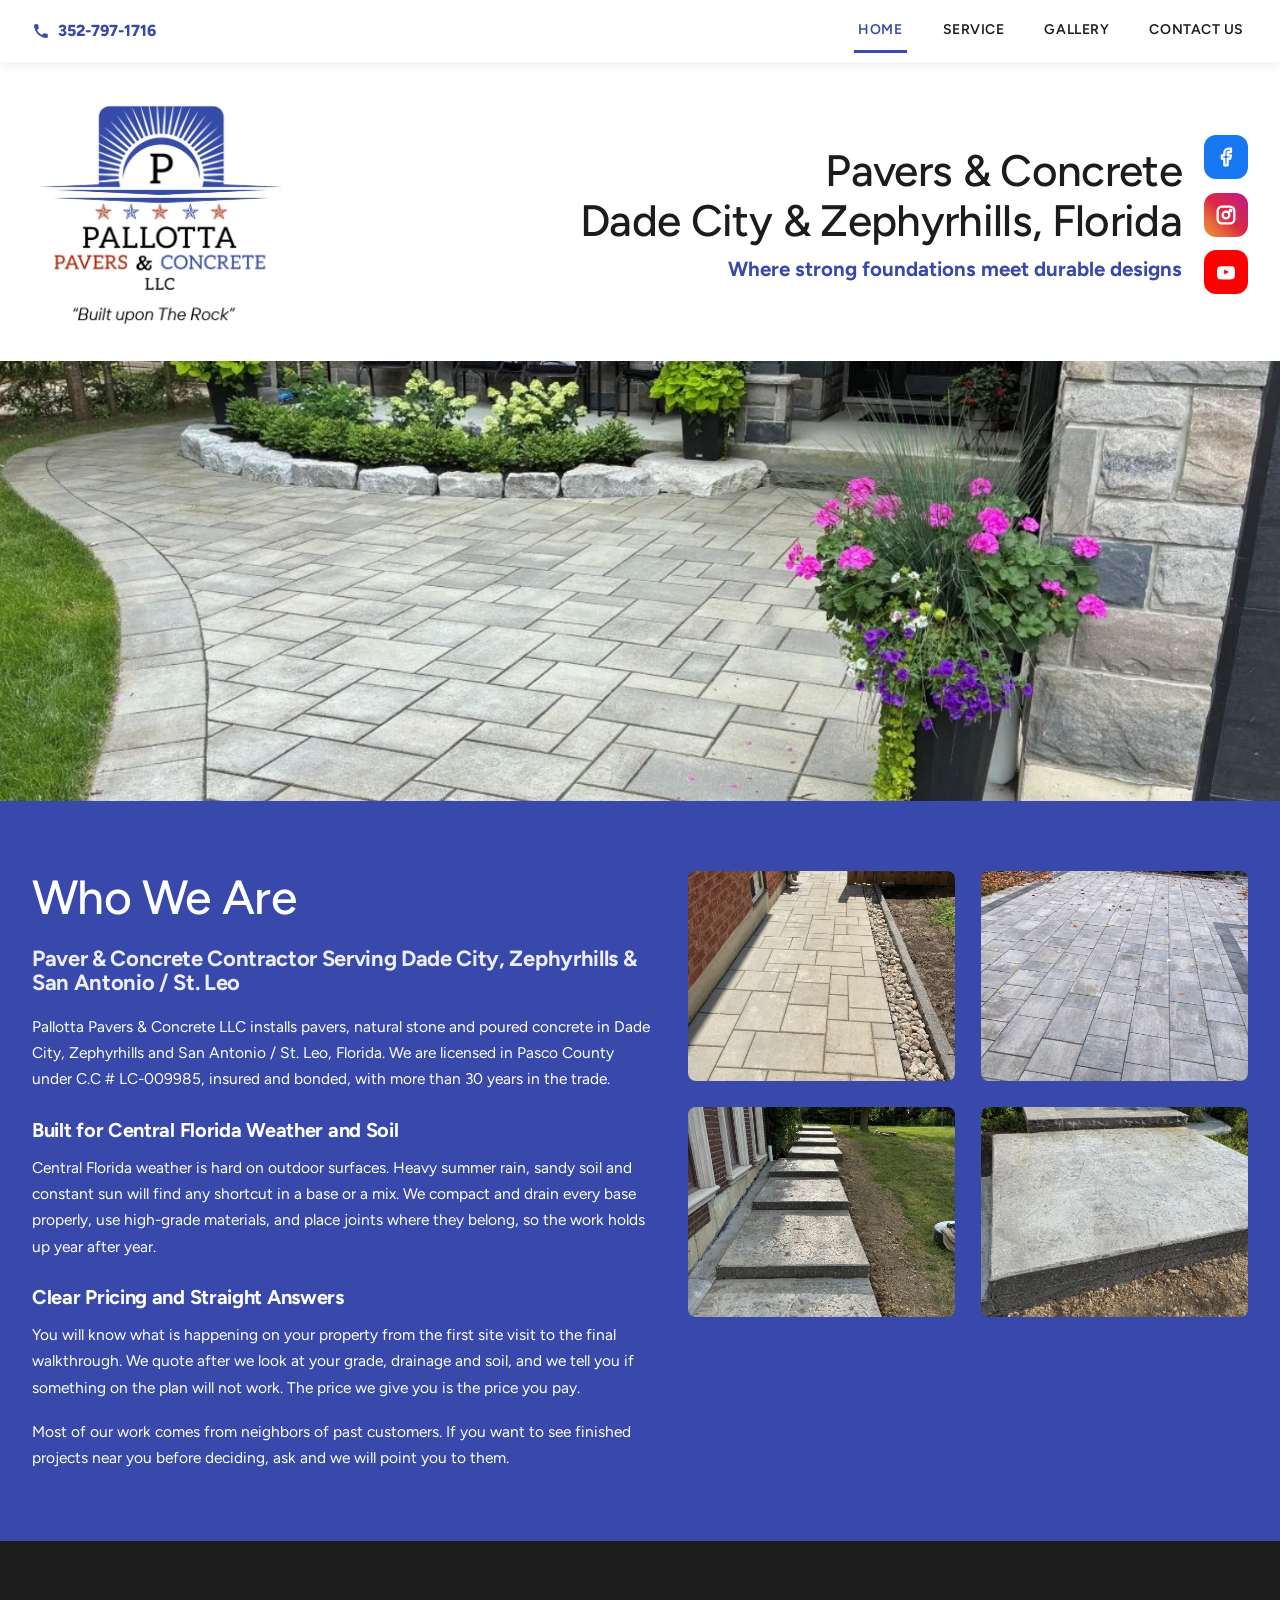
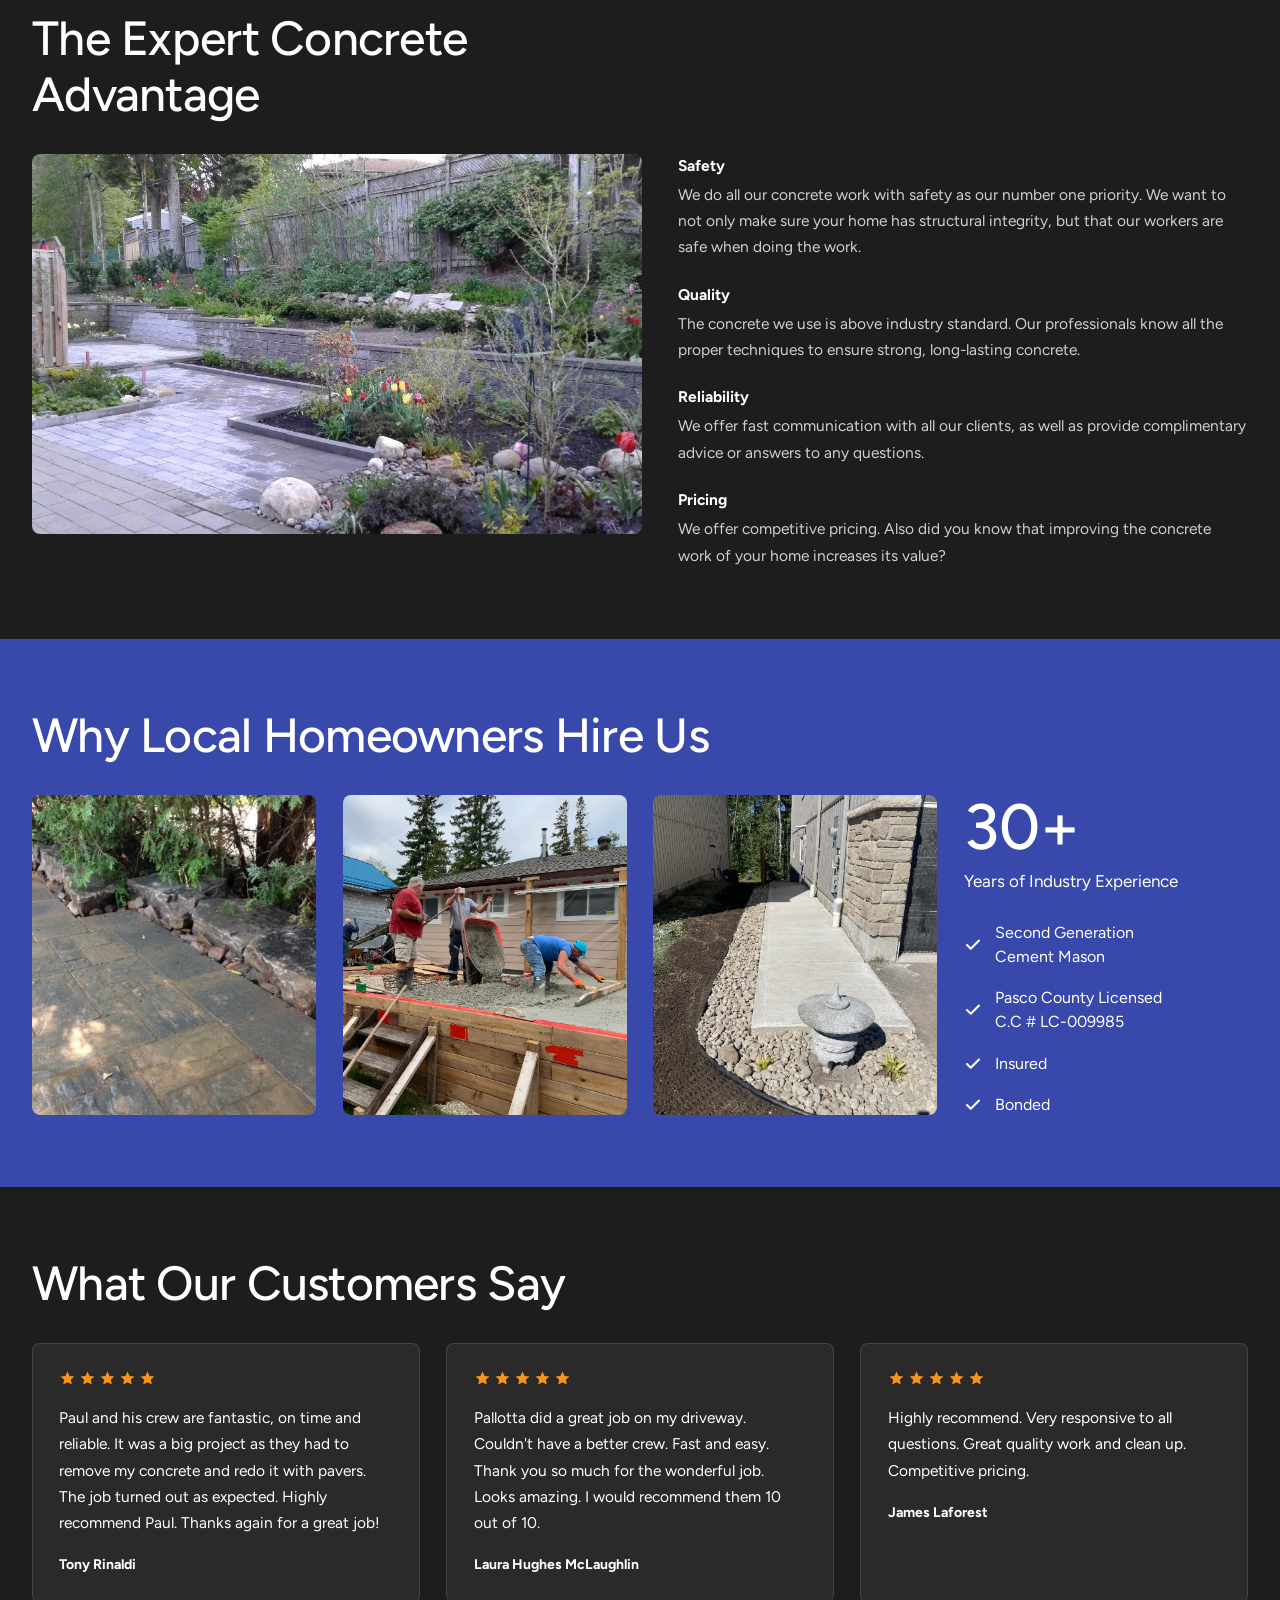
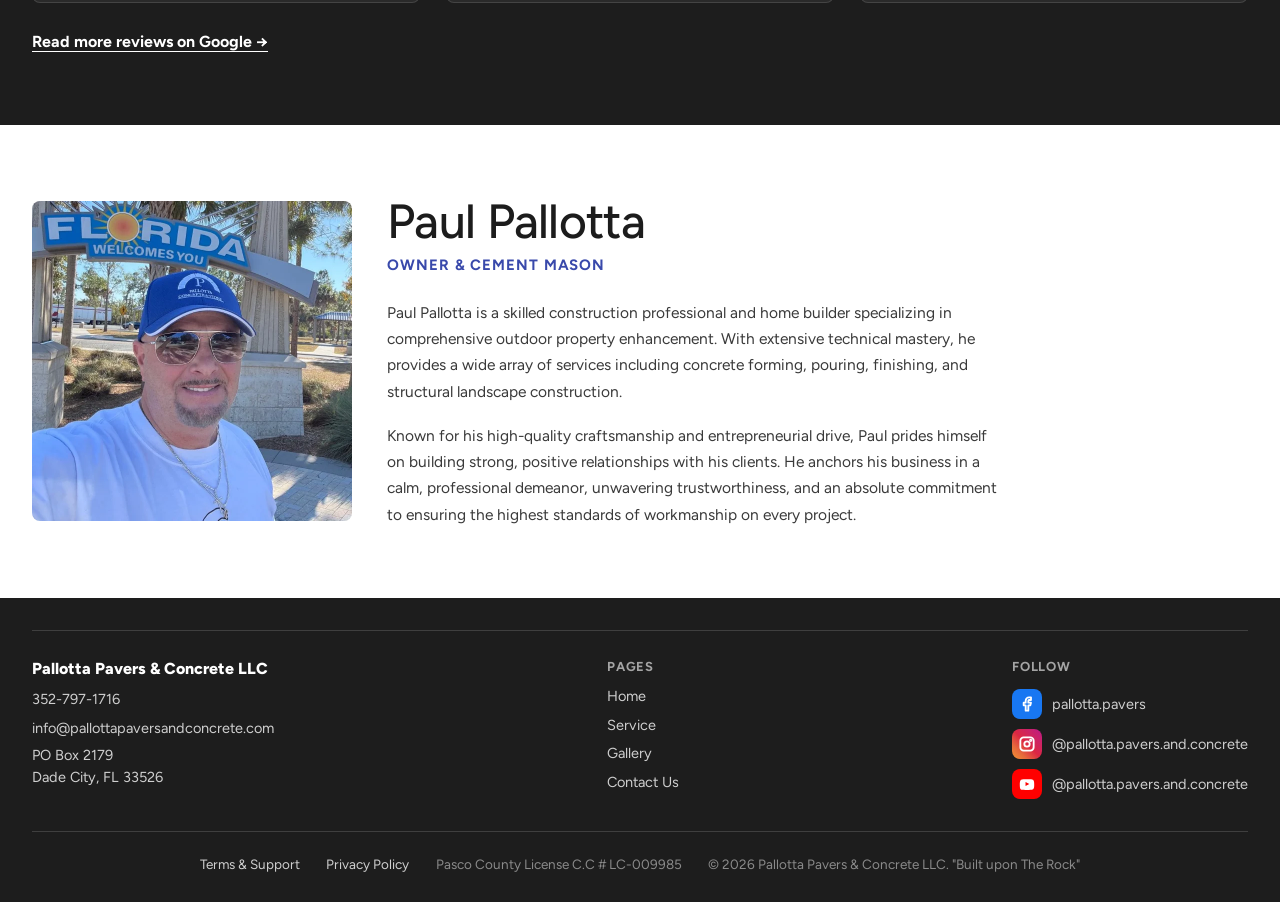
<file: index.html>
<!DOCTYPE html>
<html lang="en">
<head>
<meta charset="utf-8">
<meta name="viewport" content="width=device-width, initial-scale=1">
<title>Pavers &amp; Concrete Contractor Dade City &amp; Zephyrhills FL | Pallotta USA</title>
<meta name="description" content="Paver patios, driveways, pool decks and poured concrete in Dade City, Zephyrhills and San Antonio / St. Leo, FL. Over 30 years in the trade, licensed and insured. Call 352-797-1716.">
<meta name="robots" content="index, follow, max-image-preview:large, max-snippet:-1">
<meta name="author" content="Pallotta Pavers &amp; Concrete LLC">
<meta name="geo.region" content="US-FL">
<meta name="geo.placename" content="Dade City, Florida">
<meta name="theme-color" content="#3949ab">
<link rel="canonical" href="https://www.pallottapaversandconcrete.com/">

<meta property="og:type" content="website">
<meta property="og:locale" content="en_US">
<meta property="og:title" content="Pavers &amp; Concrete Contractor | Dade City &amp; Zephyrhills FL">
<meta property="og:description" content="Pallotta Pavers &amp; Concrete installs paver patios, driveways, pool decks and poured concrete across Dade City, Zephyrhills and San Antonio / St. Leo. Over 30 years in the trade, licensed and insured. Call 352-797-1716 for a free quote.">
<meta property="og:image" content="https://www.pallottapaversandconcrete.com/assets/images/hero-1.jpg">
<meta property="og:url" content="https://www.pallottapaversandconcrete.com/">
<meta property="og:site_name" content="Pallotta Pavers &amp; Concrete LLC">
<meta name="twitter:card" content="summary_large_image">
<meta name="twitter:title" content="Pavers &amp; Concrete Contractor | Dade City &amp; Zephyrhills FL">
<meta name="twitter:description" content="Pallotta Pavers &amp; Concrete installs paver patios, driveways, pool decks and poured concrete across Dade City, Zephyrhills and San Antonio / St. Leo. Over 30 years in the trade, licensed and insured. Call 352-797-1716 for a free quote.">
<meta name="twitter:image" content="https://www.pallottapaversandconcrete.com/assets/images/hero-1.jpg">

<link rel="icon" type="image/png" sizes="32x32" href="assets/images/favicon-32.png">
<link rel="apple-touch-icon" sizes="180x180" href="assets/images/apple-touch-icon.png">
<link rel="icon" type="image/png" sizes="192x192" href="assets/images/icon-192.png">
<link rel="icon" type="image/png" sizes="512x512" href="assets/images/icon-512.png">
<link rel="stylesheet" href="assets/css/styles.css">
<link rel="stylesheet" href="assets/css/site.css">

<script type="application/ld+json">
{
  "@context": "https://schema.org",
  "@type": ["LocalBusiness", "GeneralContractor"],
  "@id": "https://www.pallottapaversandconcrete.com/#business",
  "name": "Pallotta Pavers & Concrete LLC",
  "alternateName": "Pallotta USA",
  "slogan": "Built upon The Rock",
  "aggregateRating": {
    "@type": "AggregateRating",
    "ratingValue": "5",
    "reviewCount": "3"
  },
  "review": [
    {
      "@type": "Review",
      "author": { "@type": "Person", "name": "Tony Rinaldi" },
      "datePublished": "2026-07-08",
      "reviewRating": { "@type": "Rating", "ratingValue": "5", "bestRating": "5" },
      "reviewBody": "Paul and his crew are fantastic, on time and reliable. It was a big project as they had to remove my concrete and redo it with pavers. The job turned out as expected. Highly recommend Paul."
    },
    {
      "@type": "Review",
      "author": { "@type": "Person", "name": "Laura Hughes McLaughlin" },
      "datePublished": "2026-07-04",
      "reviewRating": { "@type": "Rating", "ratingValue": "5", "bestRating": "5" },
      "reviewBody": "Pallotta did a great job on my driveway. Couldn't have a better crew. Fast and easy. Looks amazing. I would recommend them 10 out of 10."
    },
    {
      "@type": "Review",
      "author": { "@type": "Person", "name": "James Laforest" },
      "datePublished": "2026-07-02",
      "reviewRating": { "@type": "Rating", "ratingValue": "5", "bestRating": "5" },
      "reviewBody": "Highly recommend. Very responsive to all questions. Great quality work and clean up. Competitive pricing."
    }
  ],
  "founder": {
    "@type": "Person",
    "name": "Paul Pallotta",
    "jobTitle": "Owner and Cement Mason",
    "image": "https://www.pallottapaversandconcrete.com/assets/images/pallotta-paul-pallotta-owner.jpg"
  },
  "identifier": "LC-009985",
  "hasCredential": {
    "@type": "EducationalOccupationalCredential",
    "credentialCategory": "license",
    "name": "Pasco County Contractor License C.C # LC-009985",
    "identifier": "LC-009985",
    "recognizedBy": {
      "@type": "GovernmentOrganization",
      "name": "Pasco County, Florida"
    }
  },
  "description": "Paver and concrete contractor serving Dade City, Zephyrhills and San Antonio / St. Leo, Florida. Patios, driveways, pool decks, retaining walls, RV pads, slabs and decorative concrete. Over 30 years of industry experience, PASCO licensed, insured and bonded.",
  "url": "https://www.pallottapaversandconcrete.com/",
  "telephone": "+1-352-797-1716",
  "email": "info@pallottapaversandconcrete.com",
  "image": "https://www.pallottapaversandconcrete.com/assets/images/hero-1.jpg",
  "logo": "https://www.pallottapaversandconcrete.com/assets/images/logo.png",
  "priceRange": "$$",
  "currenciesAccepted": "USD",
  "knowsAbout": ["Interlocking paver installation", "Poured concrete", "Hardscaping", "Retaining walls", "Decorative concrete", "Natural stone"],
  "address": {
    "@type": "PostalAddress",
    "postOfficeBoxNumber": "2179",
    "addressLocality": "Dade City",
    "postalCode": "33526",
    "addressRegion": "FL",
    "addressCountry": "US"
  },
  "geo": { "@type": "GeoCoordinates", "latitude": 28.3647, "longitude": -82.1959 },
  "openingHoursSpecification": [{
    "@type": "OpeningHoursSpecification",
    "dayOfWeek": ["Monday", "Tuesday", "Wednesday", "Thursday", "Friday"],
    "opens": "08:00", "closes": "17:00"
  }],
  "sameAs": [
    "https://share.google/NekjWZRWDT779k8p4",
    "https://www.facebook.com/pallotta.pavers",
    "https://www.instagram.com/pallotta.pavers.and.concrete",
    "https://www.youtube.com/@pallotta.pavers.and.concrete"
  ],
  "areaServed": [
    { "@type": "City", "name": "Dade City, FL" },
    { "@type": "City", "name": "Zephyrhills, FL" },
    { "@type": "City", "name": "San Antonio, FL" },
    { "@type": "City", "name": "St. Leo, FL" }
  ],
  "hasOfferCatalog": {
    "@type": "OfferCatalog",
    "name": "Pavers & Concrete Services",
    "itemListElement": [
      { "@type": "OfferCatalog", "name": "Pavers", "itemListElement": [
        { "@type": "Offer", "itemOffered": { "@type": "Service", "name": "Paver Patios" } },
        { "@type": "Offer", "itemOffered": { "@type": "Service", "name": "Paver Driveways" } },
        { "@type": "Offer", "itemOffered": { "@type": "Service", "name": "Hardscapes" } },
        { "@type": "Offer", "itemOffered": { "@type": "Service", "name": "Paver Steps" } },
        { "@type": "Offer", "itemOffered": { "@type": "Service", "name": "Retaining Walls" } },
        { "@type": "Offer", "itemOffered": { "@type": "Service", "name": "Pool Decks" } },
        { "@type": "Offer", "itemOffered": { "@type": "Service", "name": "Fire Pits" } },
        { "@type": "Offer", "itemOffered": { "@type": "Service", "name": "Commercial Pavers" } }
      ]},
      { "@type": "OfferCatalog", "name": "Concrete", "itemListElement": [
        { "@type": "Offer", "itemOffered": { "@type": "Service", "name": "RV Pads" } },
        { "@type": "Offer", "itemOffered": { "@type": "Service", "name": "Garage Floors" } },
        { "@type": "Offer", "itemOffered": { "@type": "Service", "name": "Pole Barn & Metal Building Slabs" } },
        { "@type": "Offer", "itemOffered": { "@type": "Service", "name": "Concrete Driveways" } },
        { "@type": "Offer", "itemOffered": { "@type": "Service", "name": "Sidewalks" } },
        { "@type": "Offer", "itemOffered": { "@type": "Service", "name": "Seamless Texture Concrete" } },
        { "@type": "Offer", "itemOffered": { "@type": "Service", "name": "Parking Lots" } }
      ]}
    ]
  },
  "makesOffer": { "@type": "Offer", "name": "Free consultation and quote", "priceSpecification": { "@type": "PriceSpecification", "price": "0", "priceCurrency": "USD" } }
}
</script>
<!-- Google tag (gtag.js) -->
<script async src="https://www.googletagmanager.com/gtag/js?id=G-MV4ERYLWXQ"></script>
<script>
  window.dataLayer = window.dataLayer || [];
  function gtag(){dataLayer.push(arguments);}
  gtag('js', new Date());

  gtag('config', 'G-MV4ERYLWXQ');
</script>
</head>
<body>

<div class="page-wrap">

  <header class="site-header hdr">
    <a href="tel:3527971716" class="hdr-phone"><svg width="18" height="18" viewBox="0 0 24 24" fill="var(--blue)" stroke="none"><path d="M6.6 10.8c1.4 2.8 3.8 5.2 6.6 6.6l2.2-2.2c.3-.3.7-.4 1-.2 1.1.4 2.3.6 3.6.6.6 0 1 .4 1 1v3.6c0 .6-.4 1-1 1C10.5 21.2 2.8 13.5 2.8 3.9c0-.6.4-1 1-1H7.4c.6 0 1 .4 1 1 0 1.3.2 2.5.6 3.6.1.4 0 .8-.2 1.1L6.6 10.8z"/></svg><span class="hdr-phone-num">352-797-1716</span></a>
    <nav class="site-nav nav-row">
      <a class="nav-link nav-link-active" href="index.html">Home</a>
      <a class="nav-link" href="services.html">Service</a>
      <a class="nav-link" href="gallery.html">Gallery</a>
      <a class="nav-link" href="contact.html">Contact Us</a>
    </nav>
    <button class="nav-toggle" id="navToggle" aria-label="Open menu">
      <svg width="24" height="24" viewBox="0 0 24 24" fill="none" stroke="var(--ink)" stroke-width="2.5" stroke-linecap="round"><line x1="3" y1="6" x2="21" y2="6"/><line x1="3" y1="12" x2="21" y2="12"/><line x1="3" y1="18" x2="21" y2="18"/></svg>
    </button>
  </header>
  <nav class="mobile-nav" id="mobileNav">
    <a class="mobile-nav-link" href="index.html">Home</a>
    <a class="mobile-nav-link" href="services.html">Service</a>
    <a class="mobile-nav-link" href="gallery.html">Gallery</a>
    <a class="mobile-nav-link" href="contact.html">Contact Us</a>
  </nav>

  <!-- 01 HOME -->
  <section id="home" class="band">
    <div class="band-row">
      <div class="band-logo">
        <img src="assets/images/logo.webp" alt="Pallotta Pavers &amp; Concrete LLC, Built upon The Rock" class="band-logo-img">
      </div>
      <div class="hero-text-social" style="flex: 1 1 420px; min-width: 300px; display: flex; align-items: center; justify-content: flex-end; gap: var(--space-5); flex-wrap: wrap;">
      <div style="flex: 1 1 260px; text-align: right;">
        <h1 style="font-family: var(--font-body); font-weight: 500; font-size: clamp(30px, 3.6vw, 44px); line-height: 1.14; margin: 0 0 10px 0; color: var(--ink); text-wrap: pretty;">Pavers &amp; Concrete<br>Dade City &amp; Zephyrhills, Florida</h1>
        <p style="font-family: var(--font-body); font-size: clamp(17px, 1.6vw, 21px); line-height: 1.3; margin: 0; color: var(--blue); font-weight: 700;">Where strong foundations meet durable designs</p>
      </div>
      <div class="hero-social" style="display: flex; flex-direction: column; gap: var(--space-3); flex: none;">
        <a href="https://www.facebook.com/pallotta.pavers" target="_blank" rel="noopener" aria-label="Facebook" style="width: 44px; height: 44px; border-radius: 12px; display: flex; align-items: center; justify-content: center; background: #1877f2;"><svg width="20" height="20" viewBox="0 0 24 24" fill="none" stroke="#ffffff" stroke-width="2.75" stroke-linecap="round" stroke-linejoin="round"><path d="M18 2h-3a5 5 0 0 0-5 5v3H7v4h3v8h4v-8h3l1-4h-4V7a1 1 0 0 1 1-1h3z"/></svg></a>
        <a href="https://www.instagram.com/pallotta.pavers.and.concrete" target="_blank" rel="noopener" aria-label="Instagram" style="width: 44px; height: 44px; border-radius: 12px; background: linear-gradient(45deg, #f09433, #e6683c, #dc2743, #cc2366, #bc1888); display: flex; align-items: center; justify-content: center;">
          <svg width="20" height="20" viewBox="0 0 24 24" fill="none" stroke="#ffffff" stroke-width="2.75" stroke-linecap="round" stroke-linejoin="round"><rect x="2" y="2" width="20" height="20" rx="5"/><circle cx="12" cy="12" r="4"/><circle cx="17.5" cy="6.5" r="1"/></svg>
        </a>
        <a href="https://www.youtube.com/@pallotta.pavers.and.concrete" target="_blank" rel="noopener" aria-label="YouTube" style="width: 44px; height: 44px; border-radius: 12px; background: #ff0000; display: flex; align-items: center; justify-content: center;">
          <svg width="20" height="20" viewBox="0 0 24 24" fill="#ffffff" stroke="none"><path d="M12 5s-4.6 0-7.5.3c-.5.1-1.4.1-2.1 1-.6.7-.9 2.2-.9 2.2S1.2 10.3 1.2 12v1.9c0 1.8.3 3.6.3 3.6s.2 1.5.9 2.2c.7.9 1.7.8 2.2.9 1.6.2 7.4.3 7.4.3s4.6 0 7.5-.3c.5-.1 1.4-.1 2.1-1 .6-.7.9-2.2.9-2.2s.3-1.8.3-3.6V12c0-1.8-.3-3.6-.3-3.6s-.2-1.5-.9-2.2c-.7-.9-1.6-.9-2.1-1C17 5 12 5 12 5zm-2.2 4.1l5.7 3-5.7 3v-6z"/></svg>
        </a>
      </div>
      </div>
    </div>
    <div class="hero-carousel" id="heroCarousel">
      <div class="hero-carousel-item active"><img src="assets/images/hero-1.webp" alt="Paver patio and driveway with stone home" width="1600" height="520" fetchpriority="high" style="object-fit: cover;"></div>
      <div class="hero-carousel-item"><img src="assets/images/hero-2.webp" alt="Poured concrete patio slabs with deck" width="1600" height="520" loading="lazy" decoding="async" style="object-fit: cover;"></div>
      <div class="hero-carousel-item"><img src="assets/images/hero-3.webp" alt="Concrete driveway and sidewalk" width="1600" height="520" loading="lazy" decoding="async" style="object-fit: cover;"></div>
      <div class="hero-carousel-item"><img src="assets/images/hero-4.webp" alt="Curved paver walkway with plantings" width="1600" height="520" loading="lazy" decoding="async" style="object-fit: cover;"></div>
      <div class="hero-carousel-item"><img src="assets/images/hero-5.webp" alt="Paver walkway with steps and stone accents" width="1600" height="520" loading="lazy" decoding="async" style="object-fit: cover;"></div>
    </div>
  </section>


  <!-- 03 WHO WE ARE -->
  <section id="about" style="background: var(--blue); color: var(--white);">
    <div class="cols" style="display: flex; gap: var(--space-8); align-items: flex-start; flex-wrap: wrap; padding: var(--space-9) var(--space-7); max-width: 1280px; margin: 0 auto;">
      <div style="flex: 1 1 460px; min-width: 300px;">
        <h2 style="font-family: var(--font-body); font-weight: 500; font-size: clamp(34px, 4vw, 48px); margin: 0 0 var(--space-5) 0; color: var(--white);">Who We Are</h2>
        <h3 style="font-family: var(--font-body); font-weight: 700; font-size: 22px; margin: 0 0 var(--space-4) 0; color: rgba(255,255,255,0.9);">Paver &amp; Concrete Contractor Serving Dade City, Zephyrhills &amp; San Antonio / St. Leo</h3>
        <p style="font-size: var(--text-body); line-height: 1.7; margin: 0 0 var(--space-4) 0; color: var(--white);">Pallotta Pavers &amp; Concrete LLC installs pavers, natural stone and poured concrete in Dade City, Zephyrhills and San Antonio / St. Leo, Florida. We are licensed in Pasco County under C.C # LC-009985, insured and bonded, with more than 30 years in the trade.</p>
        <h3 style="font-family: var(--font-body); font-weight: 700; font-size: 20px; margin: var(--space-6) 0 var(--space-3) 0; color: var(--white);">Built for Central Florida Weather and Soil</h3>
        <p style="font-size: var(--text-body); line-height: 1.7; margin: 0 0 var(--space-4) 0; color: var(--white);">Central Florida weather is hard on outdoor surfaces. Heavy summer rain, sandy soil and constant sun will find any shortcut in a base or a mix. We compact and drain every base properly, use high-grade materials, and place joints where they belong, so the work holds up year after year.</p>
        <h3 style="font-family: var(--font-body); font-weight: 700; font-size: 20px; margin: var(--space-6) 0 var(--space-3) 0; color: var(--white);">Clear Pricing and Straight Answers</h3>
        <p style="font-size: var(--text-body); line-height: 1.7; margin: 0 0 var(--space-4) 0; color: var(--white);">You will know what is happening on your property from the first site visit to the final walkthrough. We quote after we look at your grade, drainage and soil, and we tell you if something on the plan will not work. The price we give you is the price you pay.</p>
        <p style="font-size: var(--text-body); line-height: 1.7; margin: 0; color: var(--white);">Most of our work comes from neighbors of past customers. If you want to see finished projects near you before deciding, ask and we will point you to them.</p>
      </div>
      <div style="flex: 1 1 400px; min-width: 280px; display: grid; grid-template-columns: 1fr 1fr; gap: var(--space-6);">
        <div style="height: 210px; border-radius: var(--radius-card); overflow: hidden;"><img src="assets/images/about-1.webp" alt="Paver driveway with decorative edge" width="800" height="560" loading="lazy" decoding="async" style="width: 100%; height: 100%; object-fit: cover;"></div>
        <div style="height: 210px; border-radius: var(--radius-card); overflow: hidden;"><img src="assets/images/about-2.webp" alt="Large paver patio installation" width="800" height="560" loading="lazy" decoding="async" style="width: 100%; height: 100%; object-fit: cover;"></div>
        <div style="height: 210px; border-radius: var(--radius-card); overflow: hidden;"><img src="assets/images/about-3.webp" alt="Concrete walkway with edging" width="800" height="560" loading="lazy" decoding="async" style="width: 100%; height: 100%; object-fit: cover;"></div>
        <div style="height: 210px; border-radius: var(--radius-card); overflow: hidden;"><img src="assets/images/about-4.webp" alt="Landscaping and patio design" width="800" height="840" loading="lazy" decoding="async" style="width: 100%; height: 100%; object-fit: cover;"></div>
      </div>
    </div>
  </section>


  <!-- 04 THE EXPERT CONCRETE ADVANTAGE -->
  <section id="expert" class="sec-dark">
    <div style="padding: var(--space-9) var(--space-7); max-width: 1280px; margin: 0 auto;">
      <h2 style="font-family: var(--font-body); font-weight: 500; font-size: clamp(34px, 4vw, 48px); line-height: 1.15; margin: 0 0 var(--space-7) 0; color: var(--white); max-width: 20ch;">The Expert Concrete Advantage</h2>
      <div class="cols" style="display: flex; gap: var(--space-8); align-items: flex-start; flex-wrap: wrap;">
        <div style="flex: 1 1 440px; min-width: 300px;">
          <div style="height: 380px; border-radius: var(--radius-card); overflow: hidden;"><img src="assets/images/expert-1.webp" alt="Finished patio and pool deck" loading="lazy" decoding="async" style="width: 100%; height: 100%; object-fit: cover; display: block;"></div>
        </div>
        <div style="flex: 1 1 400px; min-width: 280px; display: flex; flex-direction: column; gap: var(--space-5);">
          <div>
            <div style="font-weight: 700; font-size: var(--text-body); color: var(--white); margin-bottom: 4px;">Safety</div>
            <div style="font-size: var(--text-body); line-height: 1.7; color: var(--muted);">We do all our concrete work with safety as our number one priority. We want to not only make sure your home has structural integrity, but that our workers are safe when doing the work.</div>
          </div>
          <div>
            <div style="font-weight: 700; font-size: var(--text-body); color: var(--white); margin-bottom: 4px;">Quality</div>
            <div style="font-size: var(--text-body); line-height: 1.7; color: var(--muted);">The concrete we use is above industry standard. Our professionals know all the proper techniques to ensure strong, long-lasting concrete.</div>
          </div>
          <div>
            <div style="font-weight: 700; font-size: var(--text-body); color: var(--white); margin-bottom: 4px;">Reliability</div>
            <div style="font-size: var(--text-body); line-height: 1.7; color: var(--muted);">We offer fast communication with all our clients, as well as provide complimentary advice or answers to any questions.</div>
          </div>
          <div>
            <div style="font-weight: 700; font-size: var(--text-body); color: var(--white); margin-bottom: 4px;">Pricing</div>
            <div style="font-size: var(--text-body); line-height: 1.7; color: var(--muted);">We offer competitive pricing. Also did you know that improving the concrete work of your home increases its value?</div>
          </div>
        </div>
      </div>
    </div>
  </section>


  <!-- 05 WHY WORK WITH US -->
  <section id="whywork" style="background: var(--blue); color: var(--white);">
    <div style="padding: var(--space-9) var(--space-7); max-width: 1280px; margin: 0 auto;">
      <h2 style="font-family: var(--font-body); font-weight: 500; font-size: clamp(34px, 4vw, 48px); margin: 0 0 var(--space-7) 0; color: var(--white);">Why Local Homeowners Hire Us</h2>
      <div class="cols" style="display: grid; grid-template-columns: repeat(auto-fit, minmax(min(220px, 100%), 1fr)); gap: var(--space-6); align-items: stretch;">
        <div style="height: 320px; border-radius: var(--radius-card); overflow: hidden;"><img src="assets/images/why-1.webp" alt="Boulder and stone placement" loading="lazy" decoding="async" style="width: 100%; height: 100%; object-fit: cover; display: block;"></div>
        <div style="height: 320px; border-radius: var(--radius-card); overflow: hidden;"><img src="assets/images/why-2.webp" alt="Team pouring concrete" loading="lazy" decoding="async" style="width: 100%; height: 100%; object-fit: cover; display: block;"></div>
        <div style="height: 320px; border-radius: var(--radius-card); overflow: hidden;"><img src="assets/images/why-3.webp" alt="Finished retaining wall and pavers" loading="lazy" decoding="async" style="width: 100%; height: 100%; object-fit: cover; display: block;"></div>
        <div style="align-self: center;">
          <div style="font-weight: 500; font-size: 64px; color: var(--white); line-height: 1;">30+</div>
          <div style="font-size: 17px; color: var(--white); margin: 10px 0 var(--space-6) 0; line-height: 1.5;">Years of Industry Experience</div>
          <div style="display: flex; flex-direction: column; gap: var(--space-4);">
            <div style="display: flex; align-items: center; gap: var(--space-3);"><svg width="18" height="18" viewBox="0 0 24 24" fill="none" stroke="#ffffff" stroke-width="2.75" stroke-linecap="round" stroke-linejoin="round" style="flex: none;"><path d="M20 6L9 17l-5-5"/></svg><span style="font-size: 16px; color: var(--white); line-height: 1.5;">Second Generation<br>Cement Mason</span></div>
            <div style="display: flex; align-items: center; gap: var(--space-3);"><svg width="18" height="18" viewBox="0 0 24 24" fill="none" stroke="#ffffff" stroke-width="2.75" stroke-linecap="round" stroke-linejoin="round" style="flex: none;"><path d="M20 6L9 17l-5-5"/></svg><span style="font-size: 16px; color: var(--white); line-height: 1.5;">Pasco County Licensed<br>C.C # LC-009985</span></div>
            <div style="display: flex; align-items: center; gap: var(--space-3);"><svg width="18" height="18" viewBox="0 0 24 24" fill="none" stroke="#ffffff" stroke-width="2.75" stroke-linecap="round" stroke-linejoin="round" style="flex: none;"><path d="M20 6L9 17l-5-5"/></svg><span style="font-size: 16px; color: var(--white); line-height: 1.5;">Insured</span></div>
            <div style="display: flex; align-items: center; gap: var(--space-3);"><svg width="18" height="18" viewBox="0 0 24 24" fill="none" stroke="#ffffff" stroke-width="2.75" stroke-linecap="round" stroke-linejoin="round" style="flex: none;"><path d="M20 6L9 17l-5-5"/></svg><span style="font-size: 16px; color: var(--white); line-height: 1.5;">Bonded</span></div>
          </div>
        </div>
      </div>
    </div>
  </section>


  <!-- 08 TESTIMONIALS -->
  <section id="reviews" style="background: var(--dark); color: var(--white);">
    <div style="padding: var(--space-9) var(--space-7); max-width: 1280px; margin: 0 auto;">
      <h2 style="font-family: var(--font-body); font-weight: 500; font-size: clamp(34px, 4vw, 48px); margin: 0 0 var(--space-7) 0; color: var(--white);">What Our Customers Say</h2>
      <div style="display: grid; grid-template-columns: repeat(auto-fit, minmax(min(280px, 100%), 1fr)); gap: var(--space-6);">
        <blockquote style="margin: 0; display: flex; flex-direction: column; gap: var(--space-4); background: rgba(255,255,255,0.06); border: 1px solid rgba(255,255,255,0.12); border-radius: var(--radius-card); padding: var(--space-6);">
          <div style="display: flex; gap: 3px;" aria-label="5 out of 5 stars"><svg width="17" height="17" viewBox="0 0 24 24" fill="#f7941d"><path d="M12 2l2.9 6.3 6.9.8-5.1 4.7 1.4 6.8L12 17.3 5.9 20.6l1.4-6.8L2.2 9.1l6.9-.8z"/></svg><svg width="17" height="17" viewBox="0 0 24 24" fill="#f7941d"><path d="M12 2l2.9 6.3 6.9.8-5.1 4.7 1.4 6.8L12 17.3 5.9 20.6l1.4-6.8L2.2 9.1l6.9-.8z"/></svg><svg width="17" height="17" viewBox="0 0 24 24" fill="#f7941d"><path d="M12 2l2.9 6.3 6.9.8-5.1 4.7 1.4 6.8L12 17.3 5.9 20.6l1.4-6.8L2.2 9.1l6.9-.8z"/></svg><svg width="17" height="17" viewBox="0 0 24 24" fill="#f7941d"><path d="M12 2l2.9 6.3 6.9.8-5.1 4.7 1.4 6.8L12 17.3 5.9 20.6l1.4-6.8L2.2 9.1l6.9-.8z"/></svg><svg width="17" height="17" viewBox="0 0 24 24" fill="#f7941d"><path d="M12 2l2.9 6.3 6.9.8-5.1 4.7 1.4 6.8L12 17.3 5.9 20.6l1.4-6.8L2.2 9.1l6.9-.8z"/></svg></div>
          <p style="font-size: var(--text-body); line-height: 1.7; color: var(--white); margin: 0;">Paul and his crew are fantastic, on time and reliable. It was a big project as they had to remove my concrete and redo it with pavers. The job turned out as expected. Highly recommend Paul. Thanks again for a great job!</p>
          <footer style="font-size: 14px; color: rgba(255,255,255,0.8);"><cite style="font-style: normal; font-weight: 700; color: var(--white);">Tony Rinaldi</cite></footer>
        </blockquote>
        <blockquote style="margin: 0; display: flex; flex-direction: column; gap: var(--space-4); background: rgba(255,255,255,0.06); border: 1px solid rgba(255,255,255,0.12); border-radius: var(--radius-card); padding: var(--space-6);">
          <div style="display: flex; gap: 3px;" aria-label="5 out of 5 stars"><svg width="17" height="17" viewBox="0 0 24 24" fill="#f7941d"><path d="M12 2l2.9 6.3 6.9.8-5.1 4.7 1.4 6.8L12 17.3 5.9 20.6l1.4-6.8L2.2 9.1l6.9-.8z"/></svg><svg width="17" height="17" viewBox="0 0 24 24" fill="#f7941d"><path d="M12 2l2.9 6.3 6.9.8-5.1 4.7 1.4 6.8L12 17.3 5.9 20.6l1.4-6.8L2.2 9.1l6.9-.8z"/></svg><svg width="17" height="17" viewBox="0 0 24 24" fill="#f7941d"><path d="M12 2l2.9 6.3 6.9.8-5.1 4.7 1.4 6.8L12 17.3 5.9 20.6l1.4-6.8L2.2 9.1l6.9-.8z"/></svg><svg width="17" height="17" viewBox="0 0 24 24" fill="#f7941d"><path d="M12 2l2.9 6.3 6.9.8-5.1 4.7 1.4 6.8L12 17.3 5.9 20.6l1.4-6.8L2.2 9.1l6.9-.8z"/></svg><svg width="17" height="17" viewBox="0 0 24 24" fill="#f7941d"><path d="M12 2l2.9 6.3 6.9.8-5.1 4.7 1.4 6.8L12 17.3 5.9 20.6l1.4-6.8L2.2 9.1l6.9-.8z"/></svg></div>
          <p style="font-size: var(--text-body); line-height: 1.7; color: var(--white); margin: 0;">Pallotta did a great job on my driveway. Couldn't have a better crew. Fast and easy. Thank you so much for the wonderful job. Looks amazing. I would recommend them 10 out of 10.</p>
          <footer style="font-size: 14px; color: rgba(255,255,255,0.8);"><cite style="font-style: normal; font-weight: 700; color: var(--white);">Laura Hughes McLaughlin</cite></footer>
        </blockquote>
        <blockquote style="margin: 0; display: flex; flex-direction: column; gap: var(--space-4); background: rgba(255,255,255,0.06); border: 1px solid rgba(255,255,255,0.12); border-radius: var(--radius-card); padding: var(--space-6);">
          <div style="display: flex; gap: 3px;" aria-label="5 out of 5 stars"><svg width="17" height="17" viewBox="0 0 24 24" fill="#f7941d"><path d="M12 2l2.9 6.3 6.9.8-5.1 4.7 1.4 6.8L12 17.3 5.9 20.6l1.4-6.8L2.2 9.1l6.9-.8z"/></svg><svg width="17" height="17" viewBox="0 0 24 24" fill="#f7941d"><path d="M12 2l2.9 6.3 6.9.8-5.1 4.7 1.4 6.8L12 17.3 5.9 20.6l1.4-6.8L2.2 9.1l6.9-.8z"/></svg><svg width="17" height="17" viewBox="0 0 24 24" fill="#f7941d"><path d="M12 2l2.9 6.3 6.9.8-5.1 4.7 1.4 6.8L12 17.3 5.9 20.6l1.4-6.8L2.2 9.1l6.9-.8z"/></svg><svg width="17" height="17" viewBox="0 0 24 24" fill="#f7941d"><path d="M12 2l2.9 6.3 6.9.8-5.1 4.7 1.4 6.8L12 17.3 5.9 20.6l1.4-6.8L2.2 9.1l6.9-.8z"/></svg><svg width="17" height="17" viewBox="0 0 24 24" fill="#f7941d"><path d="M12 2l2.9 6.3 6.9.8-5.1 4.7 1.4 6.8L12 17.3 5.9 20.6l1.4-6.8L2.2 9.1l6.9-.8z"/></svg></div>
          <p style="font-size: var(--text-body); line-height: 1.7; color: var(--white); margin: 0;">Highly recommend. Very responsive to all questions. Great quality work and clean up. Competitive pricing.</p>
          <footer style="font-size: 14px; color: rgba(255,255,255,0.8);"><cite style="font-style: normal; font-weight: 700; color: var(--white);">James Laforest</cite></footer>
        </blockquote>
      </div>
      <p style="margin: var(--space-6) 0 0 0; font-size: 16px;"><a href="https://share.google/NekjWZRWDT779k8p4" target="_blank" rel="noopener" style="color: var(--white); font-weight: 700; text-decoration: underline; text-underline-offset: 4px;">Read more reviews on Google &rarr;</a></p>
    </div>
  </section>

  <!-- 09 PAUL PALLOTTA -->
  <section id="owner" style="background: var(--page);">
    <div class="cols" style="display: flex; gap: var(--space-8); align-items: center; flex-wrap: wrap; padding: var(--space-9) var(--space-7); max-width: 1280px; margin: 0 auto;">
      <div style="flex: 0 1 320px; min-width: 240px;">
        <img src="assets/images/pallotta-paul-pallotta-owner.webp" alt="Paul Pallotta, owner of Pallotta Pavers and Concrete LLC in Dade City, Florida" width="640" height="640" loading="lazy" decoding="async" style="width: 100%; height: auto; border-radius: var(--radius-card); display: block;">
      </div>
      <div style="flex: 1 1 460px; min-width: 300px;">
        <h2 style="font-family: var(--font-body); font-weight: 500; font-size: clamp(34px, 4vw, 48px); margin: 0 0 6px 0; color: var(--ink);">Paul Pallotta</h2>
        <div style="font-weight: 700; font-size: 15px; letter-spacing: 0.06em; text-transform: uppercase; color: var(--blue); margin-bottom: var(--space-5);">Owner &amp; Cement Mason</div>
        <p style="font-size: var(--text-body); line-height: 1.7; color: var(--body-alt); margin: 0 0 var(--space-4) 0; max-width: 62ch;">Paul Pallotta is a skilled construction professional and home builder specializing in comprehensive outdoor property enhancement. With extensive technical mastery, he provides a wide array of services including concrete forming, pouring, finishing, and structural landscape construction.</p>
        <p style="font-size: var(--text-body); line-height: 1.7; color: var(--body-alt); margin: 0; max-width: 62ch;">Known for his high-quality craftsmanship and entrepreneurial drive, Paul prides himself on building strong, positive relationships with his clients. He anchors his business in a calm, professional demeanor, unwavering trustworthiness, and an absolute commitment to ensuring the highest standards of workmanship on every project.</p>
      </div>
    </div>
  </section>

  <footer class="sec-dark">
    <div class="foot-inner">
      <div class="foot-cols foot-top">
        <div class="stack-6">
          <div class="foot-name">Pallotta Pavers &amp; Concrete LLC</div>
          <a href="tel:3527971716" class="foot-link">352-797-1716</a>
          <a class="eml foot-link" data-u="info" data-d="pallottapaversandconcrete.com" href="#">info<span style="display:none">-nospam-</span>&#64;pallottapaversandconcrete&#46;com</a>
          <address class="foot-addr">PO Box 2179<br>Dade City, FL 33526</address>
        </div>
        <div class="stack-6">
          <div class="foot-head">Pages</div>
          <a href="index.html" class="foot-link">Home</a>
          <a href="services.html" class="foot-link">Service</a>
          <a href="gallery.html" class="foot-link">Gallery</a>
          <a href="contact.html" class="foot-link">Contact Us</a>
        </div>
        <div class="stack-10">
          <div class="foot-head">Follow</div>
          <a href="https://www.facebook.com/pallotta.pavers" target="_blank" rel="noopener" class="foot-social">
            <span style="width: 30px; height: 30px; border-radius: 8px; background: #1877f2; display: flex; align-items: center; justify-content: center; flex: none;"><svg width="16" height="16" viewBox="0 0 24 24" fill="none" stroke="#ffffff" stroke-width="2.75" stroke-linecap="round" stroke-linejoin="round"><path d="M18 2h-3a5 5 0 0 0-5 5v3H7v4h3v8h4v-8h3l1-4h-4V7a1 1 0 0 1 1-1h3z"/></svg></span>
            <span>pallotta.pavers</span>
          </a>
          <a href="https://www.instagram.com/pallotta.pavers.and.concrete" target="_blank" rel="noopener" class="foot-social">
            <span style="width: 30px; height: 30px; border-radius: 8px; background: linear-gradient(45deg, #f09433, #e6683c, #dc2743, #cc2366, #bc1888); display: flex; align-items: center; justify-content: center; flex: none;"><svg width="16" height="16" viewBox="0 0 24 24" fill="none" stroke="#ffffff" stroke-width="2.75" stroke-linecap="round" stroke-linejoin="round"><rect x="2" y="2" width="20" height="20" rx="5"/><circle cx="12" cy="12" r="4"/><circle cx="17.5" cy="6.5" r="1"/></svg></span>
            <span>@pallotta.pavers.and.concrete</span>
          </a>
          <a href="https://www.youtube.com/@pallotta.pavers.and.concrete" target="_blank" rel="noopener" class="foot-social">
            <span style="width: 30px; height: 30px; border-radius: 8px; background: #ff0000; display: flex; align-items: center; justify-content: center; flex: none;"><svg width="16" height="16" viewBox="0 0 24 24" fill="#ffffff" stroke="none"><path d="M12 5s-4.6 0-7.5.3c-.5.1-1.4.1-2.1 1-.6.7-.9 2.2-.9 2.2S1.2 10.3 1.2 12v1.9c0 1.8.3 3.6.3 3.6s.2 1.5.9 2.2c.7.9 1.7.8 2.2.9 1.6.2 7.4.3 7.4.3s4.6 0 7.5-.3c.5-.1 1.4-.1 2.1-1 .6-.7.9-2.2.9-2.2s.3-1.8.3-3.6V12c0-1.8-.3-3.6-.3-3.6s-.2-1.5-.9-2.2c-.7-.9-1.6-.9-2.1-1C17 5 12 5 12 5zm-2.2 4.1l5.7 3-5.7 3v-6z"/></svg></span>
            <span>@pallotta.pavers.and.concrete</span>
          </a>
        </div>
      </div>
      <div class="foot-legal">
        <a href="terms.html" class="legal-link">Terms &amp; Support</a>
        <a href="privacy.html" class="legal-link">Privacy Policy</a>
        <span class="legal-note">Pasco County License C.C # LC-009985</span>
        <span class="legal-note">&copy; 2026 Pallotta Pavers &amp; Concrete LLC. "Built upon The Rock"</span>
      </div>
    </div>
  </footer>

  </div>
<script src="assets/js/main.js"></script>
</body>
</html>
</file>
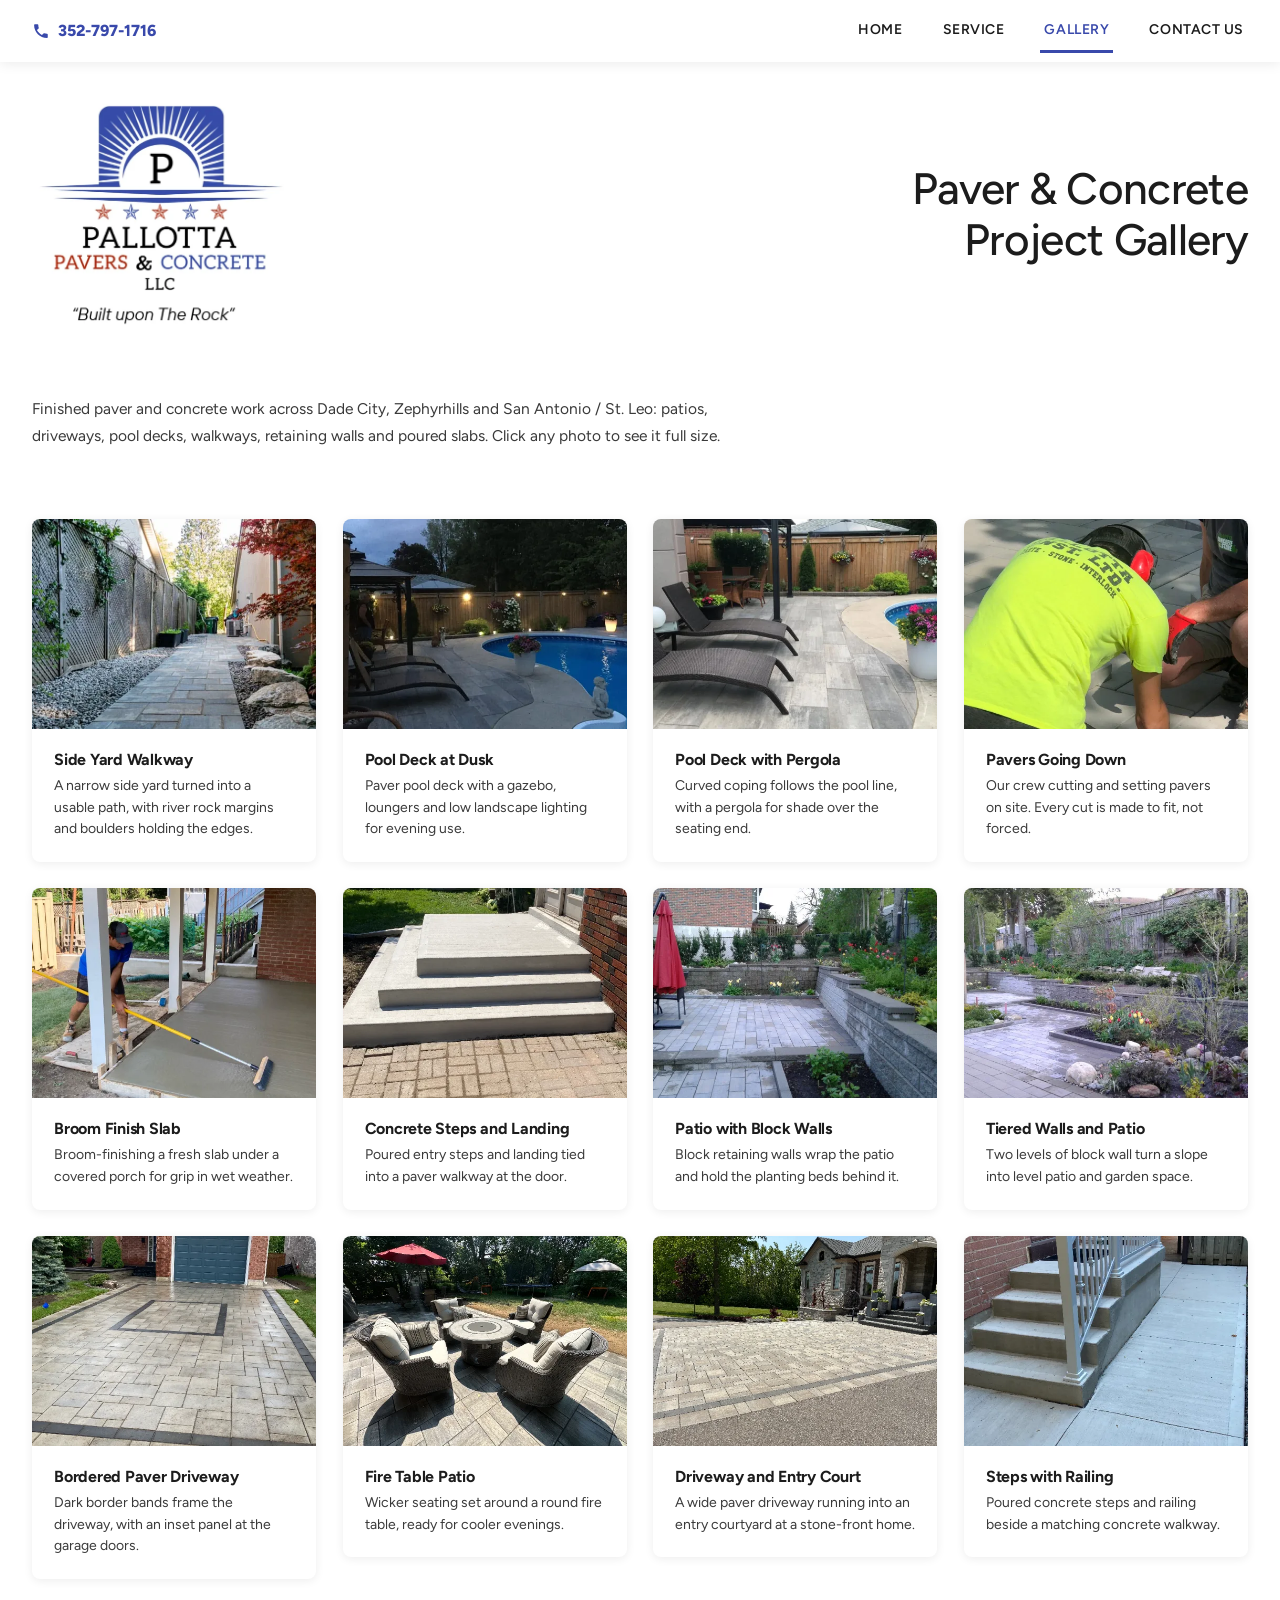
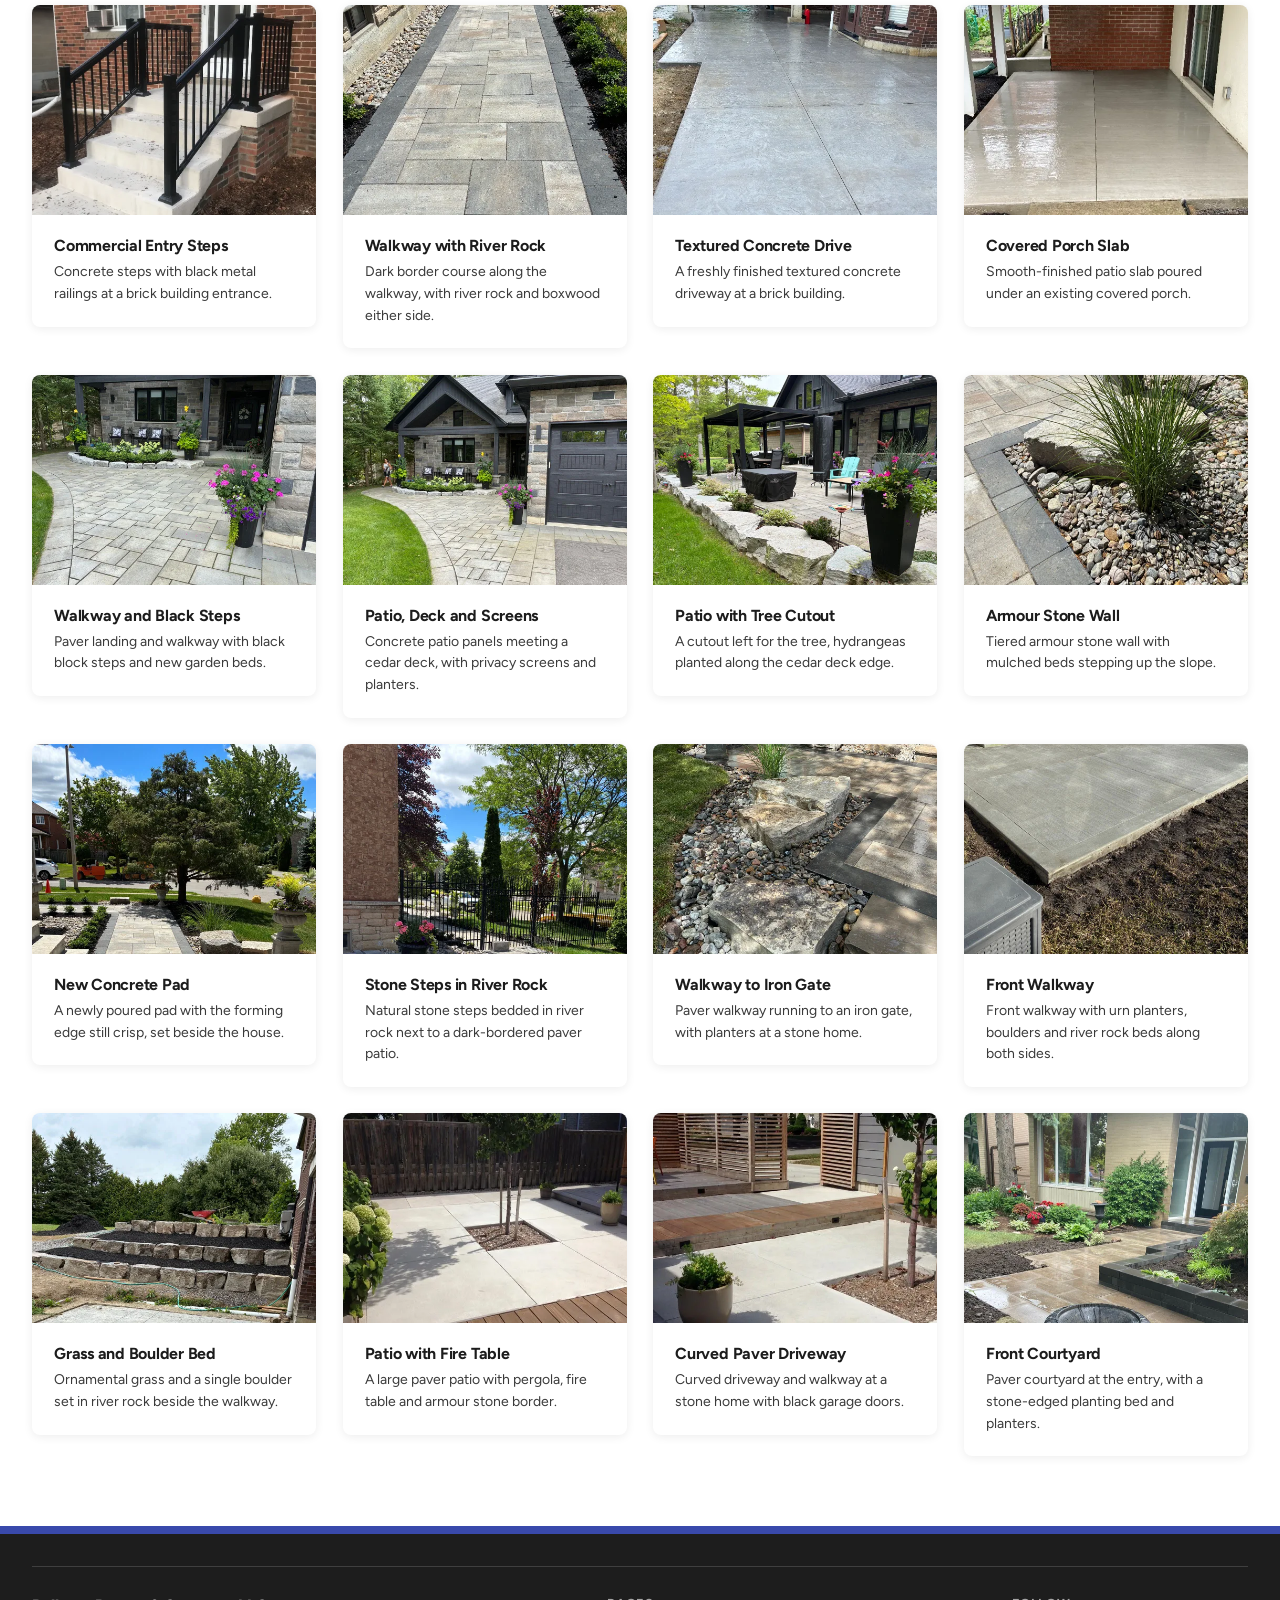
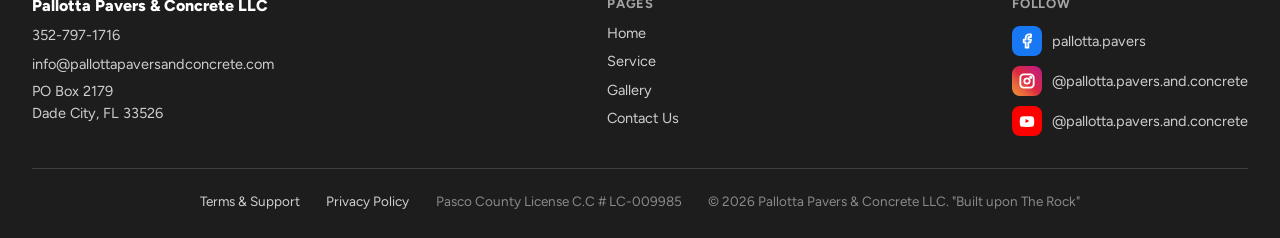
<file: gallery.html>
<!DOCTYPE html>
<html lang="en">
<head>
<meta charset="utf-8">
<meta name="viewport" content="width=device-width, initial-scale=1">
<title>Paver &amp; Concrete Project Gallery | Dade City &amp; Zephyrhills FL</title>
<meta name="description" content="Browse finished paver and concrete projects across Dade City, Zephyrhills and San Antonio / St. Leo: patios, driveways, pool decks, walkways, retaining walls and poured slabs. See the work before you call 352-797-1716.">
<meta name="robots" content="index, follow, max-image-preview:large, max-snippet:-1">
<meta name="author" content="Pallotta Pavers &amp; Concrete LLC">
<meta name="geo.region" content="US-FL">
<meta name="geo.placename" content="Dade City, Florida">
<meta name="theme-color" content="#3949ab">
<link rel="canonical" href="https://www.pallottapaversandconcrete.com/gallery.html">

<meta property="og:type" content="website">
<meta property="og:locale" content="en_US">
<meta property="og:title" content="Paver &amp; Concrete Project Gallery | Dade City &amp; Zephyrhills FL">
<meta property="og:description" content="Browse finished paver and concrete projects across Dade City, Zephyrhills and San Antonio / St. Leo: patios, driveways, pool decks, walkways, retaining walls and poured slabs. See the work before you call 352-797-1716.">
<meta property="og:image" content="https://www.pallottapaversandconcrete.com/assets/images/gallery-2.jpg">
<meta property="og:url" content="https://www.pallottapaversandconcrete.com/gallery.html">
<meta property="og:site_name" content="Pallotta Pavers &amp; Concrete LLC">
<meta name="twitter:card" content="summary_large_image">
<meta name="twitter:title" content="Paver &amp; Concrete Project Gallery | Dade City &amp; Zephyrhills FL">
<meta name="twitter:description" content="Browse finished paver and concrete projects across Dade City, Zephyrhills and San Antonio / St. Leo: patios, driveways, pool decks, walkways, retaining walls and poured slabs. See the work before you call 352-797-1716.">
<meta name="twitter:image" content="https://www.pallottapaversandconcrete.com/assets/images/gallery-2.jpg">

<link rel="icon" type="image/png" sizes="32x32" href="assets/images/favicon-32.png">
<link rel="apple-touch-icon" sizes="180x180" href="assets/images/apple-touch-icon.png">
<link rel="icon" type="image/png" sizes="192x192" href="assets/images/icon-192.png">
<link rel="icon" type="image/png" sizes="512x512" href="assets/images/icon-512.png">
<link rel="stylesheet" href="assets/css/styles.css">
<link rel="stylesheet" href="assets/css/site.css">

<script type="application/ld+json">
{
  "@context": "https://schema.org",
  "@type": "BreadcrumbList",
  "itemListElement": [
    { "@type": "ListItem", "position": 1, "name": "Home", "item": "https://www.pallottapaversandconcrete.com/" },
    { "@type": "ListItem", "position": 2, "name": "Gallery", "item": "https://www.pallottapaversandconcrete.com/gallery.html" }
  ]
}
</script>
<script type="application/ld+json">
{
  "@context": "https://schema.org",
  "@type": ["LocalBusiness", "GeneralContractor"],
  "@id": "https://www.pallottapaversandconcrete.com/#business",
  "name": "Pallotta Pavers & Concrete LLC",
  "alternateName": "Pallotta USA",
  "url": "https://www.pallottapaversandconcrete.com/",
  "telephone": "+1-352-797-1716",
  "image": "https://www.pallottapaversandconcrete.com/assets/images/logo.jpg",
  "priceRange": "$$",
  "identifier": "LC-009985",
  "address": {
    "@type": "PostalAddress",
    "postOfficeBoxNumber": "2179",
    "addressLocality": "Dade City",
    "addressRegion": "FL",
    "postalCode": "33526",
    "addressCountry": "US"
  },
  "geo": { "@type": "GeoCoordinates", "latitude": 28.3647, "longitude": -82.1959 },
  "openingHoursSpecification": [{
    "@type": "OpeningHoursSpecification",
    "dayOfWeek": ["Monday", "Tuesday", "Wednesday", "Thursday", "Friday"],
    "opens": "08:00", "closes": "17:00"
  }],
  "areaServed": [
    { "@type": "City", "name": "Dade City, FL" },
    { "@type": "City", "name": "Zephyrhills, FL" },
    { "@type": "City", "name": "San Antonio, FL" },
    { "@type": "City", "name": "St. Leo, FL" }
  ]
}
</script>
<!-- Google tag (gtag.js) -->
<script async src="https://www.googletagmanager.com/gtag/js?id=G-MV4ERYLWXQ"></script>
<script>
  window.dataLayer = window.dataLayer || [];
  function gtag(){dataLayer.push(arguments);}
  gtag('js', new Date());

  gtag('config', 'G-MV4ERYLWXQ');
</script>
</head>
<body>

<div class="page-wrap">

  <header class="site-header hdr">
    <a href="tel:3527971716" class="hdr-phone"><svg width="18" height="18" viewBox="0 0 24 24" fill="var(--blue)" stroke="none"><path d="M6.6 10.8c1.4 2.8 3.8 5.2 6.6 6.6l2.2-2.2c.3-.3.7-.4 1-.2 1.1.4 2.3.6 3.6.6.6 0 1 .4 1 1v3.6c0 .6-.4 1-1 1C10.5 21.2 2.8 13.5 2.8 3.9c0-.6.4-1 1-1H7.4c.6 0 1 .4 1 1 0 1.3.2 2.5.6 3.6.1.4 0 .8-.2 1.1L6.6 10.8z"/></svg><span class="hdr-phone-num">352-797-1716</span></a>
    <nav class="site-nav nav-row">
      <a class="nav-link" href="index.html">Home</a>
      <a class="nav-link" href="services.html">Service</a>
      <a class="nav-link nav-link-active" href="gallery.html">Gallery</a>
      <a class="nav-link" href="contact.html">Contact Us</a>
    </nav>
    <button class="nav-toggle" id="navToggle" aria-label="Open menu">
      <svg width="24" height="24" viewBox="0 0 24 24" fill="none" stroke="var(--ink)" stroke-width="2.5" stroke-linecap="round"><line x1="3" y1="6" x2="21" y2="6"/><line x1="3" y1="12" x2="21" y2="12"/><line x1="3" y1="18" x2="21" y2="18"/></svg>
    </button>
  </header>
  <nav class="mobile-nav" id="mobileNav">
    <a class="mobile-nav-link" href="index.html">Home</a>
    <a class="mobile-nav-link" href="services.html">Service</a>
    <a class="mobile-nav-link" href="gallery.html">Gallery</a>
    <a class="mobile-nav-link" href="contact.html">Contact Us</a>
  </nav>

  <div class="band">
    <div class="band-row">
      <div class="band-logo">
        <a href="index.html" aria-label="Pallotta Pavers and Concrete LLC home page"><img src="assets/images/logo.webp" alt="Pallotta Pavers &amp; Concrete LLC, Built upon The Rock" class="band-logo-img"></a>
      </div>
      <div class="band-head">
        <h1 class="page-h1">Paver &amp; Concrete<br>Project Gallery</h1>
      </div>
    </div>
  </div>

  <section style="background: var(--page);">
    <div style="padding: var(--space-8) var(--space-7) 0 var(--space-7); max-width: 1280px; margin: 0 auto;">
      <p style="font-size: var(--text-body); line-height: 1.7; color: var(--body-alt); margin: 0; max-width: 72ch;">Finished paver and concrete work across Dade City, Zephyrhills and San Antonio / St. Leo: patios, driveways, pool decks, walkways, retaining walls and poured slabs. Click any photo to see it full size.</p>
    </div>
  </section>

  <!-- GALLERY -->
  <section id="gallery" style="background: var(--page); border-bottom: 8px solid var(--blue);">
    <div style="padding: var(--space-9) var(--space-7); max-width: 1280px; margin: 0 auto;">
      <div style="display: grid; grid-template-columns: repeat(auto-fit, minmax(min(280px, 100%), 1fr)); gap: var(--space-6); align-items: start;">
      <figure class="g-card">
        <button class="gallery-tile" type="button" data-src="assets/images/gallery-1.webp" data-caption="Side Yard Walkway. A narrow side yard turned into a usable path, with river rock margins and boulders holding the edges."><img src="assets/images/gallery-1.webp" alt="Paver walkway along a narrow side yard with river rock margins and boulders" width="600" height="400" loading="lazy"></button>
        <figcaption class="g-cap">
          <h3 class="g-title">Side Yard Walkway</h3>
          <p class="g-desc">A narrow side yard turned into a usable path, with river rock margins and boulders holding the edges.</p>
        </figcaption>
      </figure>
      <figure class="g-card">
        <button class="gallery-tile" type="button" data-src="assets/images/gallery-2.webp" data-caption="Pool Deck at Dusk. Paver pool deck with a gazebo, loungers and low landscape lighting for evening use."><img src="assets/images/gallery-2.webp" alt="Paver pool deck at dusk with gazebo, loungers and landscape lighting" width="600" height="400" loading="lazy"></button>
        <figcaption class="g-cap">
          <h3 class="g-title">Pool Deck at Dusk</h3>
          <p class="g-desc">Paver pool deck with a gazebo, loungers and low landscape lighting for evening use.</p>
        </figcaption>
      </figure>
      <figure class="g-card">
        <button class="gallery-tile" type="button" data-src="assets/images/gallery-3.webp" data-caption="Pool Deck with Pergola. Curved coping follows the pool line, with a pergola for shade over the seating end."><img src="assets/images/gallery-3.webp" alt="Paver pool deck with loungers, pergola and curved pool coping" width="600" height="400" loading="lazy"></button>
        <figcaption class="g-cap">
          <h3 class="g-title">Pool Deck with Pergola</h3>
          <p class="g-desc">Curved coping follows the pool line, with a pergola for shade over the seating end.</p>
        </figcaption>
      </figure>
      <figure class="g-card">
        <button class="gallery-tile" type="button" data-src="assets/images/gallery-4.webp" data-caption="Pavers Going Down. Our crew cutting and setting pavers on site. Every cut is made to fit, not forced."><img src="assets/images/gallery-4.webp" alt="Pallotta crew cutting and setting pavers on site" width="600" height="400" loading="lazy"></button>
        <figcaption class="g-cap">
          <h3 class="g-title">Pavers Going Down</h3>
          <p class="g-desc">Our crew cutting and setting pavers on site. Every cut is made to fit, not forced.</p>
        </figcaption>
      </figure>
      <figure class="g-card">
        <button class="gallery-tile" type="button" data-src="assets/images/gallery-5.webp" data-caption="Broom Finish Slab. Broom-finishing a fresh slab under a covered porch for grip in wet weather."><img src="assets/images/gallery-5.webp" alt="Worker broom-finishing a freshly poured concrete slab under a porch" width="600" height="400" loading="lazy"></button>
        <figcaption class="g-cap">
          <h3 class="g-title">Broom Finish Slab</h3>
          <p class="g-desc">Broom-finishing a fresh slab under a covered porch for grip in wet weather.</p>
        </figcaption>
      </figure>
      <figure class="g-card">
        <button class="gallery-tile" type="button" data-src="assets/images/gallery-6.webp" data-caption="Concrete Steps and Landing. Poured entry steps and landing tied into a paver walkway at the door."><img src="assets/images/gallery-6.webp" alt="Poured concrete entry steps and landing beside a paver walkway" width="600" height="400" loading="lazy"></button>
        <figcaption class="g-cap">
          <h3 class="g-title">Concrete Steps and Landing</h3>
          <p class="g-desc">Poured entry steps and landing tied into a paver walkway at the door.</p>
        </figcaption>
      </figure>
      <figure class="g-card">
        <button class="gallery-tile" type="button" data-src="assets/images/gallery-7.webp" data-caption="Patio with Block Walls. Block retaining walls wrap the patio and hold the planting beds behind it."><img src="assets/images/gallery-7.webp" alt="Paver patio enclosed by block retaining walls and tulip beds" width="600" height="400" loading="lazy"></button>
        <figcaption class="g-cap">
          <h3 class="g-title">Patio with Block Walls</h3>
          <p class="g-desc">Block retaining walls wrap the patio and hold the planting beds behind it.</p>
        </figcaption>
      </figure>
      <figure class="g-card">
        <button class="gallery-tile" type="button" data-src="assets/images/gallery-8.webp" data-caption="Tiered Walls and Patio. Two levels of block wall turn a slope into level patio and garden space."><img src="assets/images/gallery-8.webp" alt="Paver patio and walkway with tiered block retaining walls and garden beds" width="600" height="400" loading="lazy"></button>
        <figcaption class="g-cap">
          <h3 class="g-title">Tiered Walls and Patio</h3>
          <p class="g-desc">Two levels of block wall turn a slope into level patio and garden space.</p>
        </figcaption>
      </figure>
      <figure class="g-card">
        <button class="gallery-tile" type="button" data-src="assets/images/gallery-9.webp" data-caption="Bordered Paver Driveway. Dark border bands frame the driveway, with an inset panel at the garage doors."><img src="assets/images/gallery-9.webp" alt="Paver driveway with dark border bands and an inset panel at the garage" width="600" height="400" loading="lazy"></button>
        <figcaption class="g-cap">
          <h3 class="g-title">Bordered Paver Driveway</h3>
          <p class="g-desc">Dark border bands frame the driveway, with an inset panel at the garage doors.</p>
        </figcaption>
      </figure>
      <figure class="g-card">
        <button class="gallery-tile" type="button" data-src="assets/images/gallery-10.webp" data-caption="Fire Table Patio. Wicker seating set around a round fire table, ready for cooler evenings."><img src="assets/images/gallery-10.webp" alt="Paver patio with wicker seating around a round fire-pit table" width="600" height="400" loading="lazy"></button>
        <figcaption class="g-cap">
          <h3 class="g-title">Fire Table Patio</h3>
          <p class="g-desc">Wicker seating set around a round fire table, ready for cooler evenings.</p>
        </figcaption>
      </figure>
      <figure class="g-card">
        <button class="gallery-tile" type="button" data-src="assets/images/gallery-11.webp" data-caption="Driveway and Entry Court. A wide paver driveway running into an entry courtyard at a stone-front home."><img src="assets/images/gallery-11.webp" alt="Large paver driveway and entry courtyard at a stone-front home" width="600" height="400" loading="lazy"></button>
        <figcaption class="g-cap">
          <h3 class="g-title">Driveway and Entry Court</h3>
          <p class="g-desc">A wide paver driveway running into an entry courtyard at a stone-front home.</p>
        </figcaption>
      </figure>
      <figure class="g-card">
        <button class="gallery-tile" type="button" data-src="assets/images/gallery-12.webp" data-caption="Steps with Railing. Poured concrete steps and railing beside a matching concrete walkway."><img src="assets/images/gallery-12.webp" alt="Poured concrete steps with white railing beside a concrete walkway" width="600" height="400" loading="lazy"></button>
        <figcaption class="g-cap">
          <h3 class="g-title">Steps with Railing</h3>
          <p class="g-desc">Poured concrete steps and railing beside a matching concrete walkway.</p>
        </figcaption>
      </figure>
      <figure class="g-card">
        <button class="gallery-tile" type="button" data-src="assets/images/gallery-13.webp" data-caption="Commercial Entry Steps. Concrete steps with black metal railings at a brick building entrance."><img src="assets/images/gallery-13.webp" alt="Concrete steps with black metal railings at a brick building entry" width="600" height="400" loading="lazy"></button>
        <figcaption class="g-cap">
          <h3 class="g-title">Commercial Entry Steps</h3>
          <p class="g-desc">Concrete steps with black metal railings at a brick building entrance.</p>
        </figcaption>
      </figure>
      <figure class="g-card">
        <button class="gallery-tile" type="button" data-src="assets/images/gallery-14.webp" data-caption="Walkway with River Rock. Dark border course along the walkway, with river rock and boxwood either side."><img src="assets/images/gallery-14.webp" alt="Paver walkway with dark border course, river rock and boxwood planting" width="600" height="400" loading="lazy"></button>
        <figcaption class="g-cap">
          <h3 class="g-title">Walkway with River Rock</h3>
          <p class="g-desc">Dark border course along the walkway, with river rock and boxwood either side.</p>
        </figcaption>
      </figure>
      <figure class="g-card">
        <button class="gallery-tile" type="button" data-src="assets/images/gallery-15.webp" data-caption="Textured Concrete Drive. A freshly finished textured concrete driveway at a brick building."><img src="assets/images/gallery-15.webp" alt="Textured concrete driveway freshly finished at a brick building" width="600" height="400" loading="lazy"></button>
        <figcaption class="g-cap">
          <h3 class="g-title">Textured Concrete Drive</h3>
          <p class="g-desc">A freshly finished textured concrete driveway at a brick building.</p>
        </figcaption>
      </figure>
      <figure class="g-card">
        <button class="gallery-tile" type="button" data-src="assets/images/gallery-16.webp" data-caption="Covered Porch Slab. Smooth-finished patio slab poured under an existing covered porch."><img src="assets/images/gallery-16.webp" alt="Smooth-finished concrete patio slab under a covered porch" width="600" height="400" loading="lazy"></button>
        <figcaption class="g-cap">
          <h3 class="g-title">Covered Porch Slab</h3>
          <p class="g-desc">Smooth-finished patio slab poured under an existing covered porch.</p>
        </figcaption>
      </figure>
      <figure class="g-card">
        <button class="gallery-tile" type="button" data-src="assets/images/gallery-17.webp" data-caption="Walkway and Black Steps. Paver landing and walkway with black block steps and new garden beds."><img src="assets/images/gallery-17.webp" alt="Paver walkway and landing with black block steps and fresh garden beds" width="600" height="400" loading="lazy"></button>
        <figcaption class="g-cap">
          <h3 class="g-title">Walkway and Black Steps</h3>
          <p class="g-desc">Paver landing and walkway with black block steps and new garden beds.</p>
        </figcaption>
      </figure>
      <figure class="g-card">
        <button class="gallery-tile" type="button" data-src="assets/images/gallery-18.webp" data-caption="Patio, Deck and Screens. Concrete patio panels meeting a cedar deck, with privacy screens and planters."><img src="assets/images/gallery-18.webp" alt="Concrete patio panels with cedar deck, privacy screens and planters" width="600" height="400" loading="lazy"></button>
        <figcaption class="g-cap">
          <h3 class="g-title">Patio, Deck and Screens</h3>
          <p class="g-desc">Concrete patio panels meeting a cedar deck, with privacy screens and planters.</p>
        </figcaption>
      </figure>
      <figure class="g-card">
        <button class="gallery-tile" type="button" data-src="assets/images/gallery-19.webp" data-caption="Patio with Tree Cutout. A cutout left for the tree, hydrangeas planted along the cedar deck edge."><img src="assets/images/gallery-19.webp" alt="Concrete patio with tree cutout, hydrangeas and cedar deck edge" width="600" height="400" loading="lazy"></button>
        <figcaption class="g-cap">
          <h3 class="g-title">Patio with Tree Cutout</h3>
          <p class="g-desc">A cutout left for the tree, hydrangeas planted along the cedar deck edge.</p>
        </figcaption>
      </figure>
      <figure class="g-card">
        <button class="gallery-tile" type="button" data-src="assets/images/gallery-20.webp" data-caption="Armour Stone Wall. Tiered armour stone wall with mulched beds stepping up the slope."><img src="assets/images/gallery-20.webp" alt="Tiered armour stone retaining wall with mulched planting beds" width="600" height="400" loading="lazy"></button>
        <figcaption class="g-cap">
          <h3 class="g-title">Armour Stone Wall</h3>
          <p class="g-desc">Tiered armour stone wall with mulched beds stepping up the slope.</p>
        </figcaption>
      </figure>
      <figure class="g-card">
        <button class="gallery-tile" type="button" data-src="assets/images/gallery-21.webp" data-caption="New Concrete Pad. A newly poured pad with the forming edge still crisp, set beside the house."><img src="assets/images/gallery-21.webp" alt="Newly poured concrete pad with formed edge beside a home" width="600" height="400" loading="lazy"></button>
        <figcaption class="g-cap">
          <h3 class="g-title">New Concrete Pad</h3>
          <p class="g-desc">A newly poured pad with the forming edge still crisp, set beside the house.</p>
        </figcaption>
      </figure>
      <figure class="g-card">
        <button class="gallery-tile" type="button" data-src="assets/images/gallery-22.webp" data-caption="Stone Steps in River Rock. Natural stone steps bedded in river rock next to a dark-bordered paver patio."><img src="assets/images/gallery-22.webp" alt="Natural stone steps in river rock beside a dark-bordered paver patio" width="600" height="400" loading="lazy"></button>
        <figcaption class="g-cap">
          <h3 class="g-title">Stone Steps in River Rock</h3>
          <p class="g-desc">Natural stone steps bedded in river rock next to a dark-bordered paver patio.</p>
        </figcaption>
      </figure>
      <figure class="g-card">
        <button class="gallery-tile" type="button" data-src="assets/images/gallery-23.webp" data-caption="Walkway to Iron Gate. Paver walkway running to an iron gate, with planters at a stone home."><img src="assets/images/gallery-23.webp" alt="Paver walkway to an iron gate with stone home and planters" width="600" height="400" loading="lazy"></button>
        <figcaption class="g-cap">
          <h3 class="g-title">Walkway to Iron Gate</h3>
          <p class="g-desc">Paver walkway running to an iron gate, with planters at a stone home.</p>
        </figcaption>
      </figure>
      <figure class="g-card">
        <button class="gallery-tile" type="button" data-src="assets/images/gallery-24.webp" data-caption="Front Walkway. Front walkway with urn planters, boulders and river rock beds along both sides."><img src="assets/images/gallery-24.webp" alt="Paver front walkway with urn planters, boulders and river rock beds" width="600" height="400" loading="lazy"></button>
        <figcaption class="g-cap">
          <h3 class="g-title">Front Walkway</h3>
          <p class="g-desc">Front walkway with urn planters, boulders and river rock beds along both sides.</p>
        </figcaption>
      </figure>
      <figure class="g-card">
        <button class="gallery-tile" type="button" data-src="assets/images/gallery-25.webp" data-caption="Grass and Boulder Bed. Ornamental grass and a single boulder set in river rock beside the walkway."><img src="assets/images/gallery-25.webp" alt="Ornamental grass and boulder in river rock beside a paver walkway" width="600" height="400" loading="lazy"></button>
        <figcaption class="g-cap">
          <h3 class="g-title">Grass and Boulder Bed</h3>
          <p class="g-desc">Ornamental grass and a single boulder set in river rock beside the walkway.</p>
        </figcaption>
      </figure>
      <figure class="g-card">
        <button class="gallery-tile" type="button" data-src="assets/images/gallery-26.webp" data-caption="Patio with Fire Table. A large paver patio with pergola, fire table and armour stone border."><img src="assets/images/gallery-26.webp" alt="Large paver patio with pergola, fire table and armour stone border" width="600" height="400" loading="lazy"></button>
        <figcaption class="g-cap">
          <h3 class="g-title">Patio with Fire Table</h3>
          <p class="g-desc">A large paver patio with pergola, fire table and armour stone border.</p>
        </figcaption>
      </figure>
      <figure class="g-card">
        <button class="gallery-tile" type="button" data-src="assets/images/gallery-27.webp" data-caption="Curved Paver Driveway. Curved driveway and walkway at a stone home with black garage doors."><img src="assets/images/gallery-27.webp" alt="Curved paver driveway and walkway at a stone home with black garage door" width="600" height="400" loading="lazy"></button>
        <figcaption class="g-cap">
          <h3 class="g-title">Curved Paver Driveway</h3>
          <p class="g-desc">Curved driveway and walkway at a stone home with black garage doors.</p>
        </figcaption>
      </figure>
      <figure class="g-card">
        <button class="gallery-tile" type="button" data-src="assets/images/gallery-28.webp" data-caption="Front Courtyard. Paver courtyard at the entry, with a stone-edged planting bed and planters."><img src="assets/images/gallery-28.webp" alt="Paver front courtyard with stone-edged planting bed and planters" width="600" height="400" loading="lazy"></button>
        <figcaption class="g-cap">
          <h3 class="g-title">Front Courtyard</h3>
          <p class="g-desc">Paver courtyard at the entry, with a stone-edged planting bed and planters.</p>
        </figcaption>
      </figure>
      </div>
    </div>
  </section>


  <footer class="sec-dark">
    <div class="foot-inner">
      <div class="foot-cols foot-top">
        <div class="stack-6">
          <div class="foot-name">Pallotta Pavers &amp; Concrete LLC</div>
          <a href="tel:3527971716" class="foot-link">352-797-1716</a>
          <a class="eml foot-link" data-u="info" data-d="pallottapaversandconcrete.com" href="#">info<span style="display:none">-nospam-</span>&#64;pallottapaversandconcrete&#46;com</a>
          <address class="foot-addr">PO Box 2179<br>Dade City, FL 33526</address>
        </div>
        <div class="stack-6">
          <div class="foot-head">Pages</div>
          <a href="index.html" class="foot-link">Home</a>
          <a href="services.html" class="foot-link">Service</a>
          <a href="gallery.html" class="foot-link">Gallery</a>
          <a href="contact.html" class="foot-link">Contact Us</a>
        </div>
        <div class="stack-10">
          <div class="foot-head">Follow</div>
          <a href="https://www.facebook.com/pallotta.pavers" target="_blank" rel="noopener" class="foot-social">
            <span style="width: 30px; height: 30px; border-radius: 8px; background: #1877f2; display: flex; align-items: center; justify-content: center; flex: none;"><svg width="16" height="16" viewBox="0 0 24 24" fill="none" stroke="#ffffff" stroke-width="2.75" stroke-linecap="round" stroke-linejoin="round"><path d="M18 2h-3a5 5 0 0 0-5 5v3H7v4h3v8h4v-8h3l1-4h-4V7a1 1 0 0 1 1-1h3z"/></svg></span>
            <span>pallotta.pavers</span>
          </a>
          <a href="https://www.instagram.com/pallotta.pavers.and.concrete" target="_blank" rel="noopener" class="foot-social">
            <span style="width: 30px; height: 30px; border-radius: 8px; background: linear-gradient(45deg, #f09433, #e6683c, #dc2743, #cc2366, #bc1888); display: flex; align-items: center; justify-content: center; flex: none;"><svg width="16" height="16" viewBox="0 0 24 24" fill="none" stroke="#ffffff" stroke-width="2.75" stroke-linecap="round" stroke-linejoin="round"><rect x="2" y="2" width="20" height="20" rx="5"/><circle cx="12" cy="12" r="4"/><circle cx="17.5" cy="6.5" r="1"/></svg></span>
            <span>@pallotta.pavers.and.concrete</span>
          </a>
          <a href="https://www.youtube.com/@pallotta.pavers.and.concrete" target="_blank" rel="noopener" class="foot-social">
            <span style="width: 30px; height: 30px; border-radius: 8px; background: #ff0000; display: flex; align-items: center; justify-content: center; flex: none;"><svg width="16" height="16" viewBox="0 0 24 24" fill="#ffffff" stroke="none"><path d="M12 5s-4.6 0-7.5.3c-.5.1-1.4.1-2.1 1-.6.7-.9 2.2-.9 2.2S1.2 10.3 1.2 12v1.9c0 1.8.3 3.6.3 3.6s.2 1.5.9 2.2c.7.9 1.7.8 2.2.9 1.6.2 7.4.3 7.4.3s4.6 0 7.5-.3c.5-.1 1.4-.1 2.1-1 .6-.7.9-2.2.9-2.2s.3-1.8.3-3.6V12c0-1.8-.3-3.6-.3-3.6s-.2-1.5-.9-2.2c-.7-.9-1.6-.9-2.1-1C17 5 12 5 12 5zm-2.2 4.1l5.7 3-5.7 3v-6z"/></svg></span>
            <span>@pallotta.pavers.and.concrete</span>
          </a>
        </div>
      </div>
      <div class="foot-legal">
        <a href="terms.html" class="legal-link">Terms &amp; Support</a>
        <a href="privacy.html" class="legal-link">Privacy Policy</a>
        <span class="legal-note">Pasco County License C.C # LC-009985</span>
        <span class="legal-note">&copy; 2026 Pallotta Pavers &amp; Concrete LLC. "Built upon The Rock"</span>
      </div>
    </div>
  </footer>

  </div>

<div class="lightbox" id="lightbox" aria-hidden="true" role="dialog" aria-modal="true" aria-label="Gallery image viewer">
  <button class="lb-close" id="lbClose" type="button" aria-label="Close">
    <svg width="22" height="22" viewBox="0 0 24 24" fill="none" stroke="currentColor" stroke-width="2.75" stroke-linecap="round"><line x1="18" y1="6" x2="6" y2="18"/><line x1="6" y1="6" x2="18" y2="18"/></svg>
  </button>
  <button class="lb-nav lb-prev" id="lbPrev" type="button" aria-label="Previous image">
    <svg width="26" height="26" viewBox="0 0 24 24" fill="none" stroke="currentColor" stroke-width="2.75" stroke-linecap="round" stroke-linejoin="round"><polyline points="15 18 9 12 15 6"/></svg>
  </button>
  <figure class="lb-figure">
    <img class="lb-img" id="lbImg">
    <figcaption class="lb-caption"><span id="lbCaption"></span><span class="lb-count" id="lbCount"></span></figcaption>
  </figure>
  <button class="lb-nav lb-next" id="lbNext" type="button" aria-label="Next image">
    <svg width="26" height="26" viewBox="0 0 24 24" fill="none" stroke="currentColor" stroke-width="2.75" stroke-linecap="round" stroke-linejoin="round"><polyline points="9 18 15 12 9 6"/></svg>
  </button>
</div>

<script src="assets/js/main.js"></script>
</body>
</html>
</file>
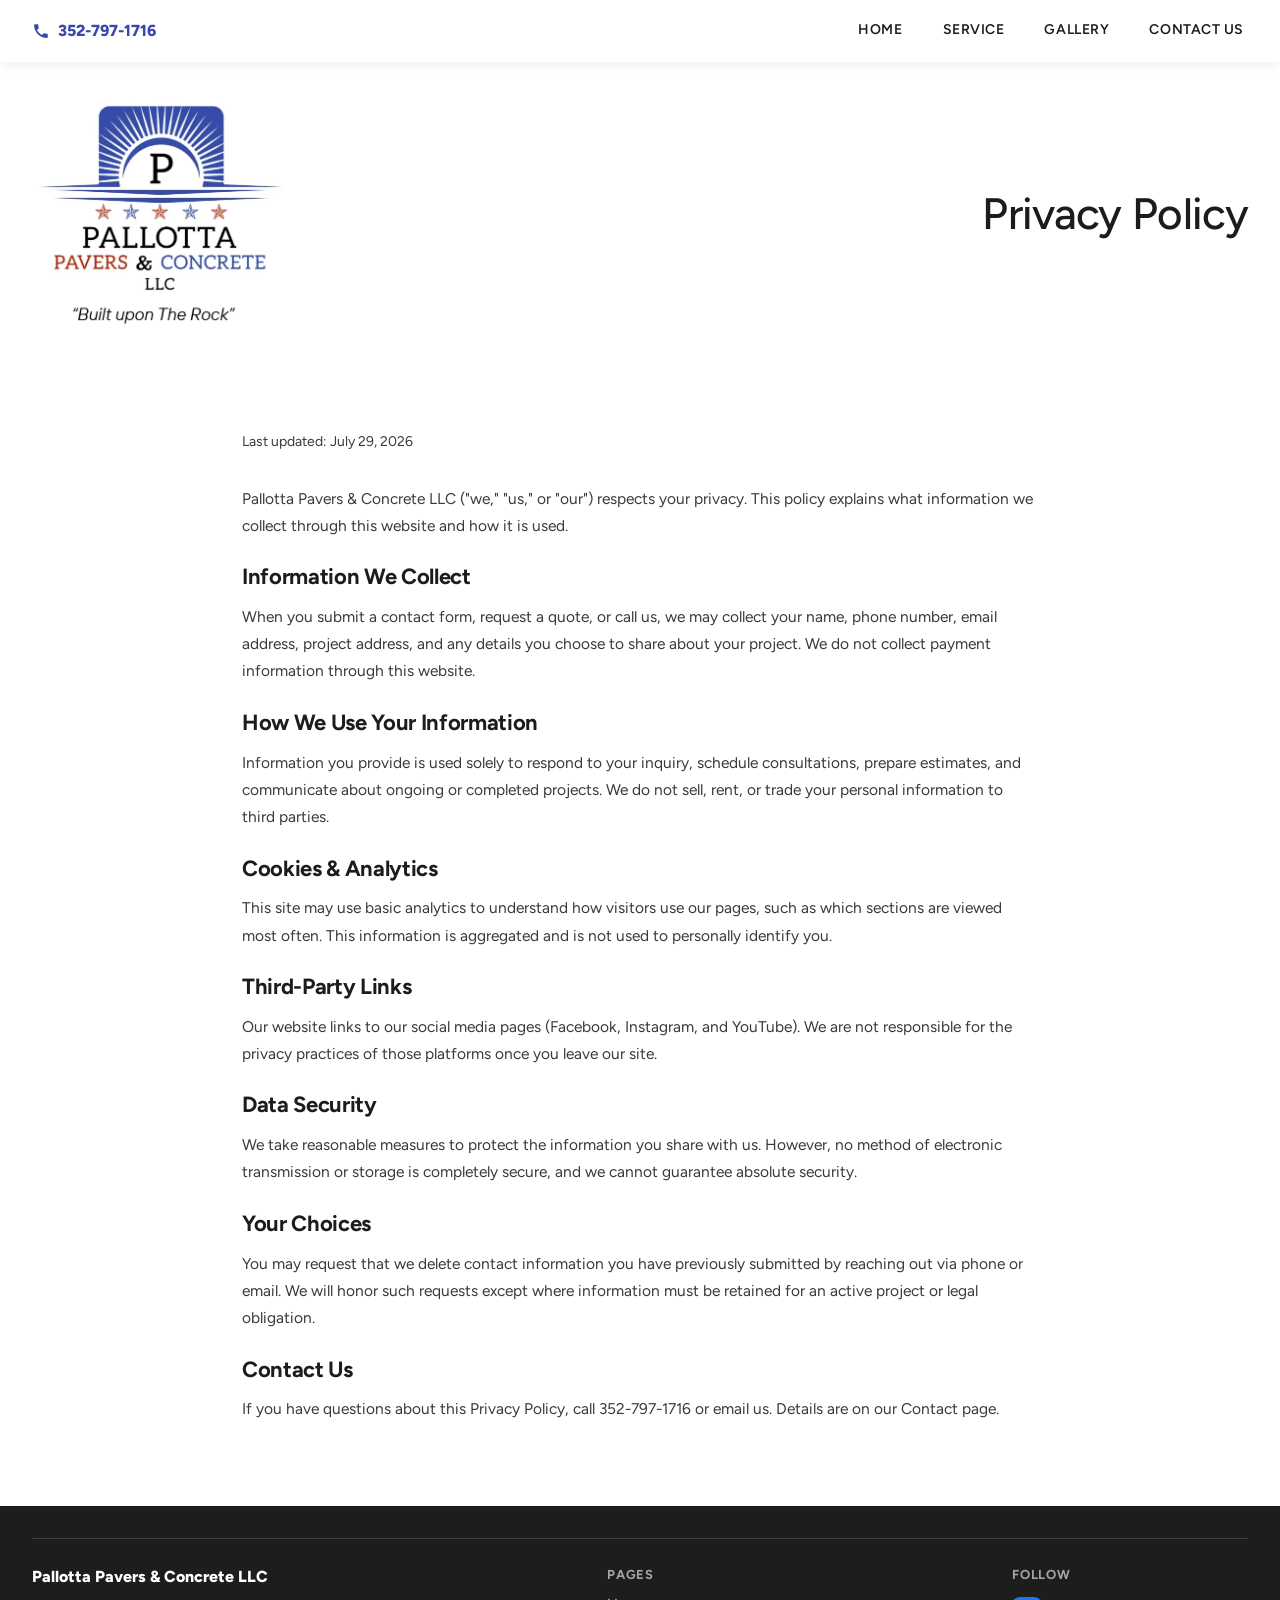
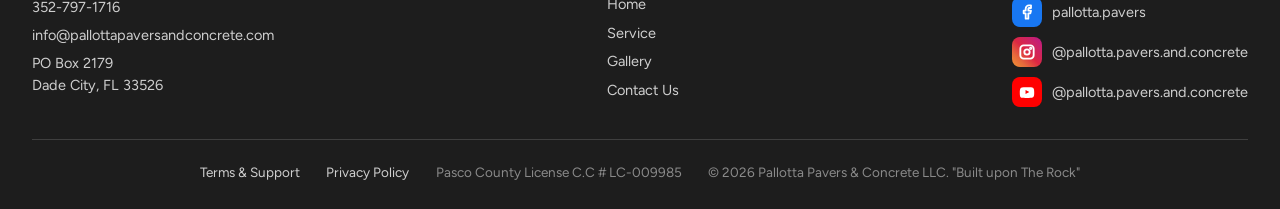
<file: privacy.html>
<!DOCTYPE html>
<html lang="en">
<head>
<meta charset="utf-8">
<meta name="viewport" content="width=device-width, initial-scale=1">
<title>Privacy Policy | Pallotta Pavers &amp; Concrete LLC</title>
<meta name="description" content="How Pallotta Pavers &amp; Concrete LLC collects, uses and protects the information you share through this website when requesting a quote or consultation in Dade City, Zephyrhills or San Antonio / St. Leo, Florida.">
<meta name="robots" content="index, follow">
<link rel="canonical" href="https://www.pallottapaversandconcrete.com/privacy.html">
<link rel="icon" type="image/png" sizes="32x32" href="assets/images/favicon-32.png">
<link rel="apple-touch-icon" sizes="180x180" href="assets/images/apple-touch-icon.png">
<link rel="icon" type="image/png" sizes="192x192" href="assets/images/icon-192.png">
<link rel="icon" type="image/png" sizes="512x512" href="assets/images/icon-512.png">
<link rel="stylesheet" href="assets/css/styles.css">
<link rel="stylesheet" href="assets/css/site.css">
<!-- Google tag (gtag.js) -->
<script async src="https://www.googletagmanager.com/gtag/js?id=G-MV4ERYLWXQ"></script>
<script>
  window.dataLayer = window.dataLayer || [];
  function gtag(){dataLayer.push(arguments);}
  gtag('js', new Date());

  gtag('config', 'G-MV4ERYLWXQ');
</script>
</head>
<body>

<div class="page-wrap">

  <header class="site-header hdr">
    <a href="tel:3527971716" class="hdr-phone"><svg width="18" height="18" viewBox="0 0 24 24" fill="var(--blue)" stroke="none"><path d="M6.6 10.8c1.4 2.8 3.8 5.2 6.6 6.6l2.2-2.2c.3-.3.7-.4 1-.2 1.1.4 2.3.6 3.6.6.6 0 1 .4 1 1v3.6c0 .6-.4 1-1 1C10.5 21.2 2.8 13.5 2.8 3.9c0-.6.4-1 1-1H7.4c.6 0 1 .4 1 1 0 1.3.2 2.5.6 3.6.1.4 0 .8-.2 1.1L6.6 10.8z"/></svg><span class="hdr-phone-num">352-797-1716</span></a>
    <nav class="site-nav nav-row">
      <a class="nav-link" href="index.html">Home</a>
      <a class="nav-link" href="services.html">Service</a>
      <a class="nav-link" href="gallery.html">Gallery</a>
      <a class="nav-link" href="contact.html">Contact Us</a>
    </nav>
    <button class="nav-toggle" id="navToggle" aria-label="Open menu">
      <svg width="24" height="24" viewBox="0 0 24 24" fill="none" stroke="var(--ink)" stroke-width="2.5" stroke-linecap="round"><line x1="3" y1="6" x2="21" y2="6"/><line x1="3" y1="12" x2="21" y2="12"/><line x1="3" y1="18" x2="21" y2="18"/></svg>
    </button>
  </header>
  <nav class="mobile-nav" id="mobileNav">
    <a class="mobile-nav-link" href="index.html">Home</a>
    <a class="mobile-nav-link" href="services.html">Service</a>
    <a class="mobile-nav-link" href="gallery.html">Gallery</a>
    <a class="mobile-nav-link" href="contact.html">Contact Us</a>
  </nav>

  <div class="band">
    <div class="band-row">
      <div class="band-logo">
        <a href="index.html" aria-label="Pallotta Pavers and Concrete LLC home page"><img src="assets/images/logo.webp" alt="Pallotta Pavers &amp; Concrete LLC, Built upon The Rock" class="band-logo-img"></a>
      </div>
      <div class="band-head">
        <h1 class="page-h1">Privacy Policy</h1>
      </div>
    </div>
  </div>

  <section style="background: var(--page);">
    <div style="max-width: 860px; margin: 0 auto; padding: var(--space-9) var(--space-7);">
      <p style="font-size: 14px; color: var(--body-alt); margin: 0 0 var(--space-7) 0;">Last updated: July 29, 2026</p>
      
<p class="legal-p">Pallotta Pavers &amp; Concrete LLC ("we," "us," or "our") respects your privacy. This policy explains what information we collect through this website and how it is used.</p>
<h2 class="legal-h2">Information We Collect</h2>
<p class="legal-p">When you submit a contact form, request a quote, or call us, we may collect your name, phone number, email address, project address, and any details you choose to share about your project. We do not collect payment information through this website.</p>
<h2 class="legal-h2">How We Use Your Information</h2>
<p class="legal-p">Information you provide is used solely to respond to your inquiry, schedule consultations, prepare estimates, and communicate about ongoing or completed projects. We do not sell, rent, or trade your personal information to third parties.</p>
<h2 class="legal-h2">Cookies &amp; Analytics</h2>
<p class="legal-p">This site may use basic analytics to understand how visitors use our pages, such as which sections are viewed most often. This information is aggregated and is not used to personally identify you.</p>
<h2 class="legal-h2">Third-Party Links</h2>
<p class="legal-p">Our website links to our social media pages (Facebook, Instagram, and YouTube). We are not responsible for the privacy practices of those platforms once you leave our site.</p>
<h2 class="legal-h2">Data Security</h2>
<p class="legal-p">We take reasonable measures to protect the information you share with us. However, no method of electronic transmission or storage is completely secure, and we cannot guarantee absolute security.</p>
<h2 class="legal-h2">Your Choices</h2>
<p class="legal-p">You may request that we delete contact information you have previously submitted by reaching out via phone or email. We will honor such requests except where information must be retained for an active project or legal obligation.</p>
<h2 class="legal-h2">Contact Us</h2>
<p class="legal-p">If you have questions about this Privacy Policy, call 352-797-1716 or email us. Details are on our Contact page.</p>

    </div>
  </section>

  <footer class="sec-dark">
    <div class="foot-inner">
      <div class="foot-cols foot-top">
        <div class="stack-6">
          <div class="foot-name">Pallotta Pavers &amp; Concrete LLC</div>
          <a href="tel:3527971716" class="foot-link">352-797-1716</a>
          <a class="eml foot-link" data-u="info" data-d="pallottapaversandconcrete.com" href="#">info<span style="display:none">-nospam-</span>&#64;pallottapaversandconcrete&#46;com</a>
          <address class="foot-addr">PO Box 2179<br>Dade City, FL 33526</address>
        </div>
        <div class="stack-6">
          <div class="foot-head">Pages</div>
          <a href="index.html" class="foot-link">Home</a>
          <a href="services.html" class="foot-link">Service</a>
          <a href="gallery.html" class="foot-link">Gallery</a>
          <a href="contact.html" class="foot-link">Contact Us</a>
        </div>
        <div class="stack-10">
          <div class="foot-head">Follow</div>
          <a href="https://www.facebook.com/pallotta.pavers" target="_blank" rel="noopener" class="foot-social">
            <span style="width: 30px; height: 30px; border-radius: 8px; background: #1877f2; display: flex; align-items: center; justify-content: center; flex: none;"><svg width="16" height="16" viewBox="0 0 24 24" fill="none" stroke="#ffffff" stroke-width="2.75" stroke-linecap="round" stroke-linejoin="round"><path d="M18 2h-3a5 5 0 0 0-5 5v3H7v4h3v8h4v-8h3l1-4h-4V7a1 1 0 0 1 1-1h3z"/></svg></span>
            <span>pallotta.pavers</span>
          </a>
          <a href="https://www.instagram.com/pallotta.pavers.and.concrete" target="_blank" rel="noopener" class="foot-social">
            <span style="width: 30px; height: 30px; border-radius: 8px; background: linear-gradient(45deg, #f09433, #e6683c, #dc2743, #cc2366, #bc1888); display: flex; align-items: center; justify-content: center; flex: none;"><svg width="16" height="16" viewBox="0 0 24 24" fill="none" stroke="#ffffff" stroke-width="2.75" stroke-linecap="round" stroke-linejoin="round"><rect x="2" y="2" width="20" height="20" rx="5"/><circle cx="12" cy="12" r="4"/><circle cx="17.5" cy="6.5" r="1"/></svg></span>
            <span>@pallotta.pavers.and.concrete</span>
          </a>
          <a href="https://www.youtube.com/@pallotta.pavers.and.concrete" target="_blank" rel="noopener" class="foot-social">
            <span style="width: 30px; height: 30px; border-radius: 8px; background: #ff0000; display: flex; align-items: center; justify-content: center; flex: none;"><svg width="16" height="16" viewBox="0 0 24 24" fill="#ffffff" stroke="none"><path d="M12 5s-4.6 0-7.5.3c-.5.1-1.4.1-2.1 1-.6.7-.9 2.2-.9 2.2S1.2 10.3 1.2 12v1.9c0 1.8.3 3.6.3 3.6s.2 1.5.9 2.2c.7.9 1.7.8 2.2.9 1.6.2 7.4.3 7.4.3s4.6 0 7.5-.3c.5-.1 1.4-.1 2.1-1 .6-.7.9-2.2.9-2.2s.3-1.8.3-3.6V12c0-1.8-.3-3.6-.3-3.6s-.2-1.5-.9-2.2c-.7-.9-1.6-.9-2.1-1C17 5 12 5 12 5zm-2.2 4.1l5.7 3-5.7 3v-6z"/></svg></span>
            <span>@pallotta.pavers.and.concrete</span>
          </a>
        </div>
      </div>
      <div class="foot-legal">
        <a href="terms.html" class="legal-link">Terms &amp; Support</a>
        <a href="privacy.html" class="legal-link">Privacy Policy</a>
        <span class="legal-note">Pasco County License C.C # LC-009985</span>
        <span class="legal-note">&copy; 2026 Pallotta Pavers &amp; Concrete LLC. "Built upon The Rock"</span>
      </div>
    </div>
  </footer>

</div>

<script src="assets/js/main.js"></script>
</body>
</html>
</file>
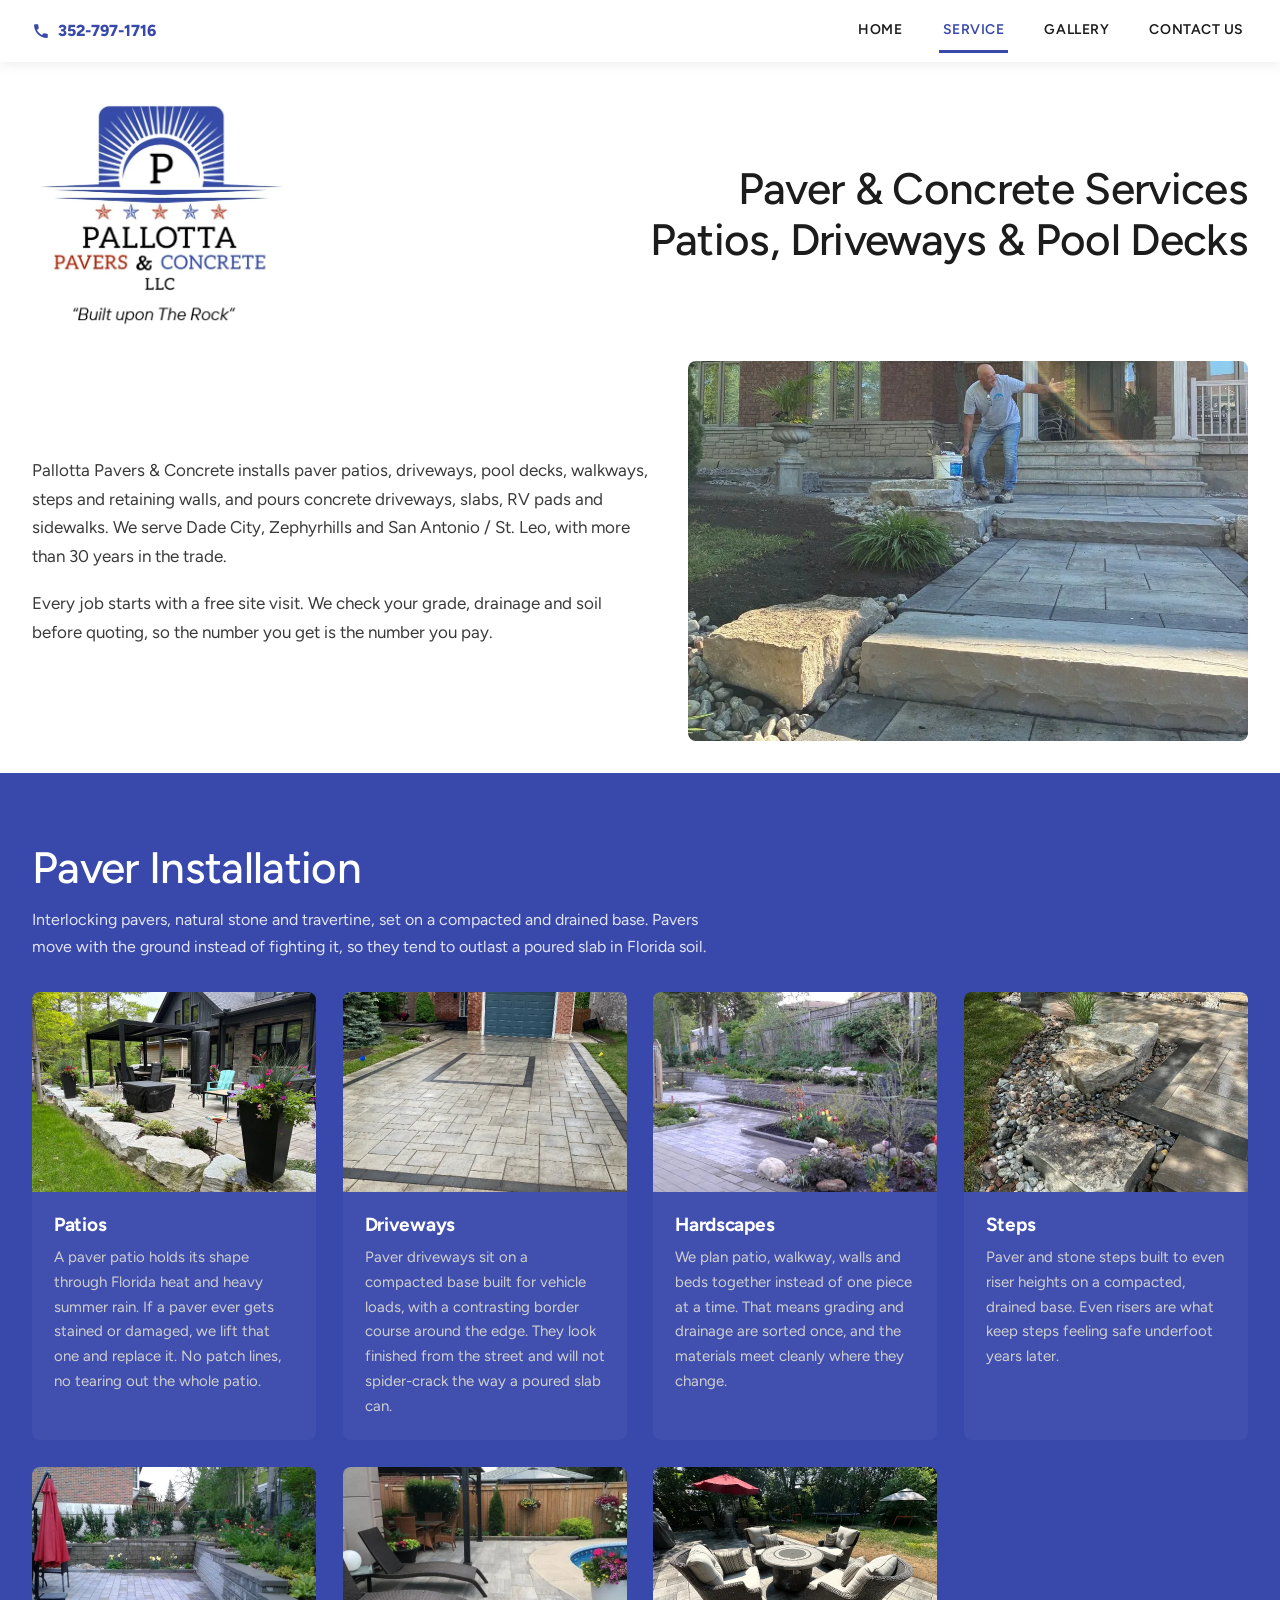
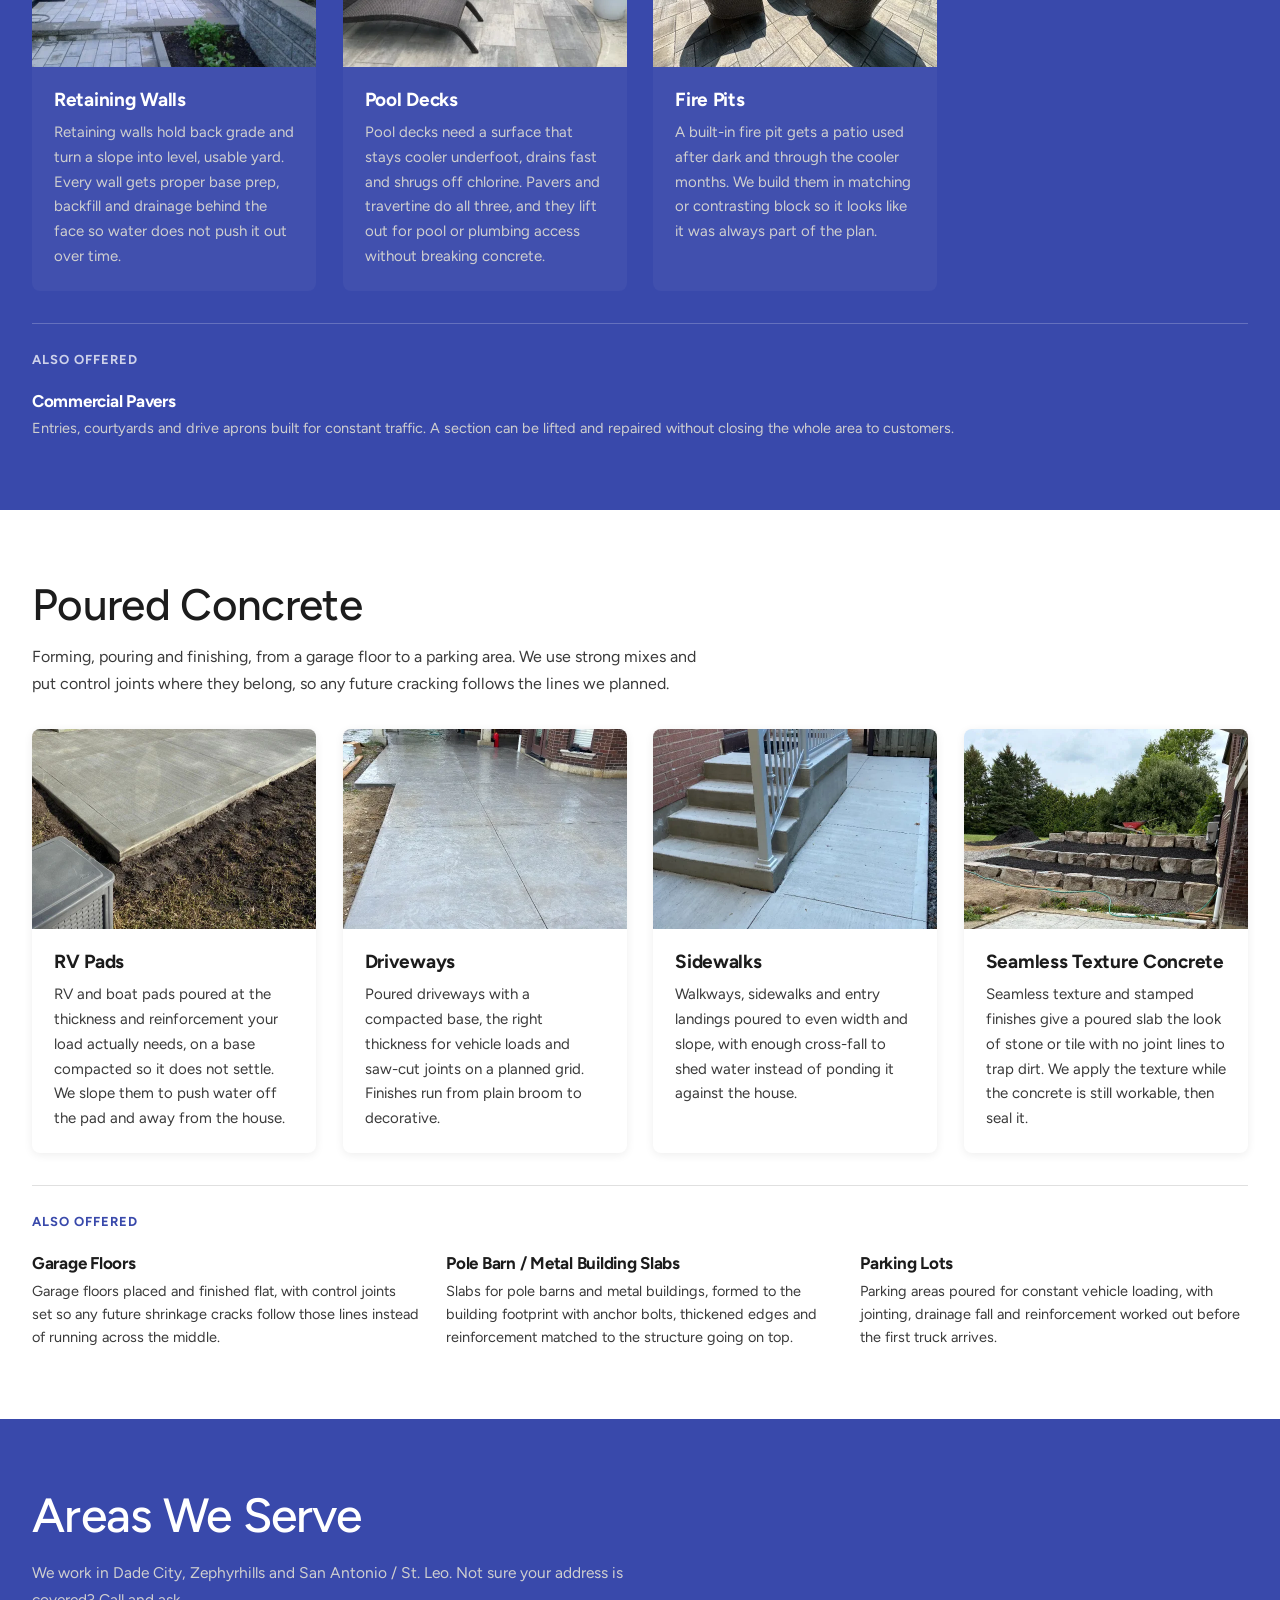
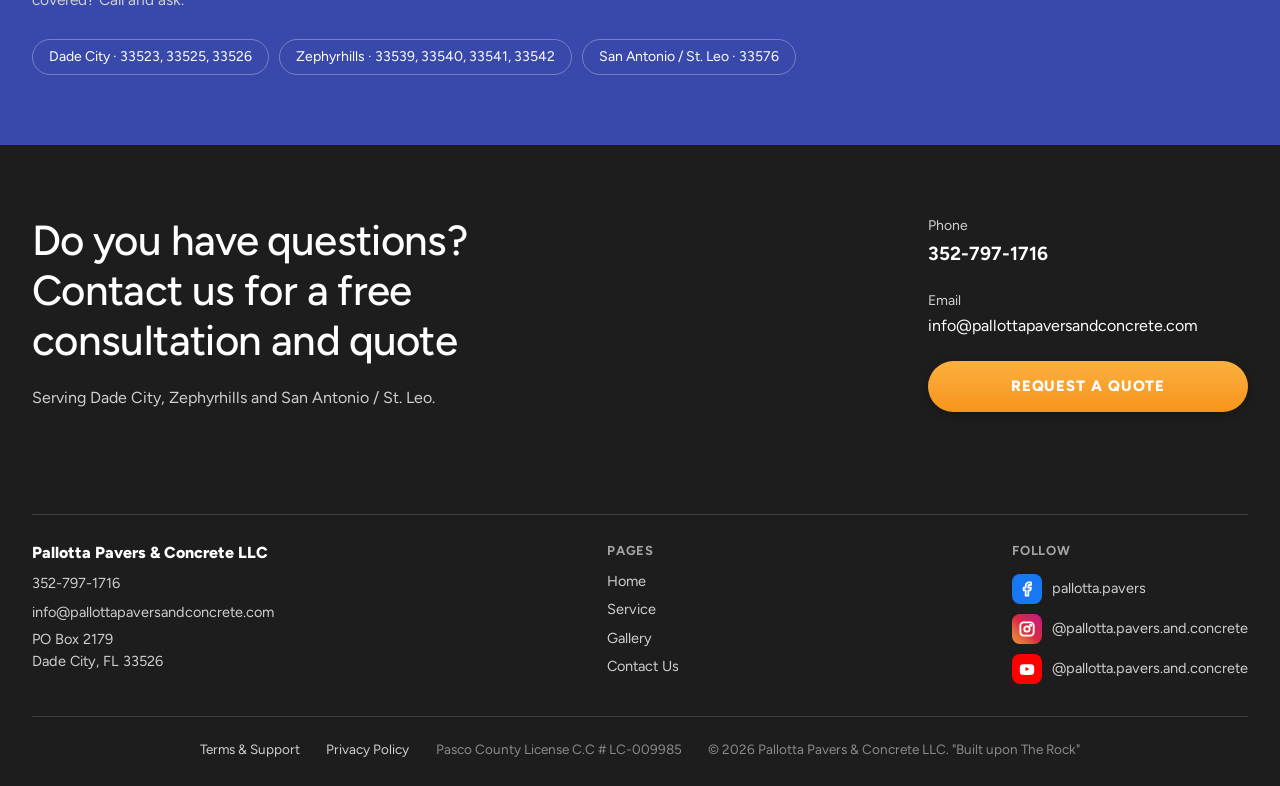
<file: services.html>
<!DOCTYPE html>
<html lang="en">
<head>
<meta charset="utf-8">
<meta name="viewport" content="width=device-width, initial-scale=1">
<title>Paver &amp; Concrete Services | Dade City &amp; Zephyrhills FL</title>
<meta name="description" content="Paver patios, driveways, pool decks, steps and retaining walls, plus poured concrete driveways, RV pads, slabs and sidewalks in Dade City, Zephyrhills and San Antonio / St. Leo, FL. Licensed and insured, 30+ years. Call 352-797-1716 for a free quote.">
<meta name="robots" content="index, follow, max-image-preview:large">
<link rel="canonical" href="https://www.pallottapaversandconcrete.com/services.html">
<meta name="theme-color" content="#3949ab">
<meta property="og:type" content="website">
<meta property="og:title" content="Paver &amp; Concrete Services | Dade City &amp; Zephyrhills FL">
<meta property="og:description" content="Paver patios, driveways, pool decks, steps and retaining walls, plus poured concrete driveways, RV pads, slabs and sidewalks in Dade City, Zephyrhills and San Antonio / St. Leo, FL. Licensed and insured, 30+ years. Call 352-797-1716 for a free quote.">
<meta property="og:image" content="https://www.pallottapaversandconcrete.com/assets/images/services-hero.jpg">
<meta property="og:url" content="https://www.pallottapaversandconcrete.com/services.html">
<link rel="icon" type="image/png" sizes="32x32" href="assets/images/favicon-32.png">
<link rel="apple-touch-icon" sizes="180x180" href="assets/images/apple-touch-icon.png">
<link rel="icon" type="image/png" sizes="192x192" href="assets/images/icon-192.png">
<link rel="icon" type="image/png" sizes="512x512" href="assets/images/icon-512.png">
<link rel="stylesheet" href="assets/css/styles.css">
<link rel="stylesheet" href="assets/css/site.css">
<script type="application/ld+json">
{
  "@context": "https://schema.org",
  "@type": ["LocalBusiness", "GeneralContractor"],
  "@id": "https://www.pallottapaversandconcrete.com/#business",
  "name": "Pallotta Pavers & Concrete LLC",
  "alternateName": "Pallotta USA",
  "url": "https://www.pallottapaversandconcrete.com/",
  "telephone": "+1-352-797-1716",
  "image": "https://www.pallottapaversandconcrete.com/assets/images/logo.jpg",
  "priceRange": "$$",
  "identifier": "LC-009985",
  "address": {
    "@type": "PostalAddress",
    "postOfficeBoxNumber": "2179",
    "addressLocality": "Dade City",
    "addressRegion": "FL",
    "postalCode": "33526",
    "addressCountry": "US"
  },
  "geo": { "@type": "GeoCoordinates", "latitude": 28.3647, "longitude": -82.1959 },
  "openingHoursSpecification": [{
    "@type": "OpeningHoursSpecification",
    "dayOfWeek": ["Monday", "Tuesday", "Wednesday", "Thursday", "Friday"],
    "opens": "08:00", "closes": "17:00"
  }],
  "areaServed": [
    { "@type": "City", "name": "Dade City, FL" },
    { "@type": "City", "name": "Zephyrhills, FL" },
    { "@type": "City", "name": "San Antonio, FL" },
    { "@type": "City", "name": "St. Leo, FL" }
  ]
}
</script>
<!-- Google tag (gtag.js) -->
<script async src="https://www.googletagmanager.com/gtag/js?id=G-MV4ERYLWXQ"></script>
<script>
  window.dataLayer = window.dataLayer || [];
  function gtag(){dataLayer.push(arguments);}
  gtag('js', new Date());

  gtag('config', 'G-MV4ERYLWXQ');
</script>
</head>
<body>

<div class="page-wrap">

  <header class="site-header hdr">
    <a href="tel:3527971716" class="hdr-phone"><svg width="18" height="18" viewBox="0 0 24 24" fill="var(--blue)" stroke="none"><path d="M6.6 10.8c1.4 2.8 3.8 5.2 6.6 6.6l2.2-2.2c.3-.3.7-.4 1-.2 1.1.4 2.3.6 3.6.6.6 0 1 .4 1 1v3.6c0 .6-.4 1-1 1C10.5 21.2 2.8 13.5 2.8 3.9c0-.6.4-1 1-1H7.4c.6 0 1 .4 1 1 0 1.3.2 2.5.6 3.6.1.4 0 .8-.2 1.1L6.6 10.8z"/></svg><span class="hdr-phone-num">352-797-1716</span></a>
    <nav class="site-nav nav-row">
      <a class="nav-link" href="index.html">Home</a>
      <a class="nav-link nav-link-active" href="services.html">Service</a>
      <a class="nav-link" href="gallery.html">Gallery</a>
      <a class="nav-link" href="contact.html">Contact Us</a>
    </nav>
    <button class="nav-toggle" id="navToggle" aria-label="Open menu">
      <svg width="24" height="24" viewBox="0 0 24 24" fill="none" stroke="var(--ink)" stroke-width="2.5" stroke-linecap="round"><line x1="3" y1="6" x2="21" y2="6"/><line x1="3" y1="12" x2="21" y2="12"/><line x1="3" y1="18" x2="21" y2="18"/></svg>
    </button>
  </header>
  <nav class="mobile-nav" id="mobileNav">
    <a class="mobile-nav-link" href="index.html">Home</a>
    <a class="mobile-nav-link" href="services.html">Service</a>
    <a class="mobile-nav-link" href="gallery.html">Gallery</a>
    <a class="mobile-nav-link" href="contact.html">Contact Us</a>
  </nav>

  <div class="band">
    <div class="band-row">
      <div class="band-logo">
        <a href="index.html" aria-label="Pallotta Pavers and Concrete LLC home page"><img src="assets/images/logo.webp" alt="Pallotta Pavers &amp; Concrete LLC, Built upon The Rock" class="band-logo-img"></a>
      </div>
      <div class="band-head">
        <h1 class="page-h1">Paver &amp; Concrete Services<br>Patios, Driveways &amp; Pool Decks</h1>
      </div>
    </div>
  </div>

  <section style="background: var(--page);">
    <div style="max-width: 1280px; margin: 0 auto; padding: 0 var(--space-7) var(--space-7) var(--space-7);">
      <div class="cols" style="display: flex; gap: var(--space-8); align-items: center; flex-wrap: wrap;">
        <div style="flex: 1 1 460px; min-width: 300px;">
          <p style="font-size: 17px; line-height: 1.7; color: var(--body-alt); margin: 0 0 var(--space-4) 0; max-width: 60ch;">Pallotta Pavers &amp; Concrete installs paver patios, driveways, pool decks, walkways, steps and retaining walls, and pours concrete driveways, slabs, RV pads and sidewalks. We serve Dade City, Zephyrhills and San Antonio / St. Leo, with more than 30 years in the trade.</p>
          <p style="font-size: 17px; line-height: 1.7; color: var(--body-alt); margin: 0;">Every job starts with a free site visit. We check your grade, drainage and soil before quoting, so the number you get is the number you pay.</p>
        </div>
        <div style="flex: 1 1 400px; min-width: 280px;">
          <img src="assets/images/services-hero.webp" alt="Craftsman sealing a paver installation" loading="lazy" decoding="async" style="width: 100%; height: 380px; object-fit: cover; border-radius: var(--radius-card); display: block;">
        </div>
      </div>
    </div>
  </section>

  <section style="background: var(--blue); color: var(--white);">
    <div style="max-width: 1280px; margin: 0 auto; padding: var(--space-9) var(--space-7);">
      <h2 style="font-family: var(--font-body); font-weight: 500; font-size: clamp(32px, 3.6vw, 44px); margin: 0 0 var(--space-3) 0; color: var(--white);">Paver Installation</h2>
      <p style="font-size: 16px; line-height: 1.7; color: rgba(255,255,255,0.85); margin: 0 0 var(--space-7) 0; max-width: 68ch;">Interlocking pavers, natural stone and travertine, set on a compacted and drained base. Pavers move with the ground instead of fighting it, so they tend to outlast a poured slab in Florida soil.</p>
      <div style="display: grid; grid-template-columns: repeat(auto-fit, minmax(min(280px, 100%), 1fr)); gap: var(--space-6);">
        <article class="sc-card-dark">
          <img src="assets/images/gallery-19.webp" alt="Raised paver patio with pergola and natural boulder retaining wall" width="600" height="400" loading="lazy" decoding="async" class="sc-img">
          <div class="sc-body">
            <h3 class="sc-h3-light">Patios</h3>
            <p class="sc-p-light">A paver patio holds its shape through Florida heat and heavy summer rain. If a paver ever gets stained or damaged, we lift that one and replace it. No patch lines, no tearing out the whole patio.</p>
          </div>
        </article>
        <article class="sc-card-dark">
          <img src="assets/images/gallery-9.webp" alt="Paver driveway with dark border bands and an inset panel at the garage" width="600" height="400" loading="lazy" decoding="async" class="sc-img">
          <div class="sc-body">
            <h3 class="sc-h3-light">Driveways</h3>
            <p class="sc-p-light">Paver driveways sit on a compacted base built for vehicle loads, with a contrasting border course around the edge. They look finished from the street and will not spider-crack the way a poured slab can.</p>
          </div>
        </article>
        <article class="sc-card-dark">
          <img src="assets/images/gallery-8.webp" alt="Paver patio and walkway with tiered block retaining walls and garden beds" width="600" height="400" loading="lazy" decoding="async" class="sc-img">
          <div class="sc-body">
            <h3 class="sc-h3-light">Hardscapes</h3>
            <p class="sc-p-light">We plan patio, walkway, walls and beds together instead of one piece at a time. That means grading and drainage are sorted once, and the materials meet cleanly where they change.</p>
          </div>
        </article>
        <article class="sc-card-dark">
          <img src="assets/images/gallery-23.webp" alt="Natural stone step set in river rock beside a paver walkway" width="600" height="400" loading="lazy" decoding="async" class="sc-img">
          <div class="sc-body">
            <h3 class="sc-h3-light">Steps</h3>
            <p class="sc-p-light">Paver and stone steps built to even riser heights on a compacted, drained base. Even risers are what keep steps feeling safe underfoot years later.</p>
          </div>
        </article>
        <article class="sc-card-dark">
          <img src="assets/images/gallery-7.webp" alt="Paver patio enclosed by block retaining walls and tulip beds" width="600" height="400" loading="lazy" decoding="async" class="sc-img">
          <div class="sc-body">
            <h3 class="sc-h3-light">Retaining Walls</h3>
            <p class="sc-p-light">Retaining walls hold back grade and turn a slope into level, usable yard. Every wall gets proper base prep, backfill and drainage behind the face so water does not push it out over time.</p>
          </div>
        </article>
        <article class="sc-card-dark">
          <img src="assets/images/gallery-3.webp" alt="Paver pool deck with loungers, pergola and curved pool coping" width="600" height="400" loading="lazy" decoding="async" class="sc-img">
          <div class="sc-body">
            <h3 class="sc-h3-light">Pool Decks</h3>
            <p class="sc-p-light">Pool decks need a surface that stays cooler underfoot, drains fast and shrugs off chlorine. Pavers and travertine do all three, and they lift out for pool or plumbing access without breaking concrete.</p>
          </div>
        </article>
        <article class="sc-card-dark">
          <img src="assets/images/gallery-10.webp" alt="Paver patio with wicker seating around a round fire-pit table" width="600" height="400" loading="lazy" decoding="async" class="sc-img">
          <div class="sc-body">
            <h3 class="sc-h3-light">Fire Pits</h3>
            <p class="sc-p-light">A built-in fire pit gets a patio used after dark and through the cooler months. We build them in matching or contrasting block so it looks like it was always part of the plan.</p>
          </div>
        </article>
              </div>
      <div style="margin-top: var(--space-7); padding-top: var(--space-6); border-top: 1px solid rgba(255,255,255,0.22);">
        <div style="font-family: var(--font-body); font-weight: 700; font-size: 13px; letter-spacing: 0.08em; text-transform: uppercase; color: rgba(255,255,255,0.75); margin-bottom: var(--space-5);">Also offered</div>
        <div style="display: grid; grid-template-columns: repeat(auto-fit, minmax(min(260px, 100%), 1fr)); gap: var(--space-6);">
        <div class="stack-6">
          <h3 class="also-h3-light">Commercial Pavers</h3>
          <p class="also-p-light">Entries, courtyards and drive aprons built for constant traffic. A section can be lifted and repaired without closing the whole area to customers.</p>
        </div>
        </div>
      </div>
    </div>
  </section>

  <section style="background: var(--page); color: var(--ink);">
    <div style="max-width: 1280px; margin: 0 auto; padding: var(--space-9) var(--space-7);">
      <h2 style="font-family: var(--font-body); font-weight: 500; font-size: clamp(32px, 3.6vw, 44px); margin: 0 0 var(--space-3) 0; color: var(--ink);">Poured Concrete</h2>
      <p style="font-size: 16px; line-height: 1.7; color: var(--body-alt); margin: 0 0 var(--space-7) 0; max-width: 68ch;">Forming, pouring and finishing, from a garage floor to a parking area. We use strong mixes and put control joints where they belong, so any future cracking follows the lines we planned.</p>
      <div style="display: grid; grid-template-columns: repeat(auto-fit, minmax(min(280px, 100%), 1fr)); gap: var(--space-6);">
        <article class="sc-card-light">
          <img src="assets/images/gallery-24.webp" alt="Poured concrete pad and steps at a manufactured home" width="600" height="400" loading="lazy" decoding="async" class="sc-img">
          <div class="sc-body">
            <h3 class="sc-h3-dark">RV Pads</h3>
            <p class="sc-p-dark">RV and boat pads poured at the thickness and reinforcement your load actually needs, on a base compacted so it does not settle. We slope them to push water off the pad and away from the house.</p>
          </div>
        </article>
                        <article class="sc-card-light">
          <img src="assets/images/gallery-15.webp" alt="Textured concrete driveway freshly finished at a brick building" width="600" height="400" loading="lazy" decoding="async" class="sc-img">
          <div class="sc-body">
            <h3 class="sc-h3-dark">Driveways</h3>
            <p class="sc-p-dark">Poured driveways with a compacted base, the right thickness for vehicle loads and saw-cut joints on a planned grid. Finishes run from plain broom to decorative.</p>
          </div>
        </article>
        <article class="sc-card-light">
          <img src="assets/images/gallery-12.webp" alt="Poured concrete steps with white railing beside a concrete walkway" width="600" height="400" loading="lazy" decoding="async" class="sc-img">
          <div class="sc-body">
            <h3 class="sc-h3-dark">Sidewalks</h3>
            <p class="sc-p-dark">Walkways, sidewalks and entry landings poured to even width and slope, with enough cross-fall to shed water instead of ponding it against the house.</p>
          </div>
        </article>
        <article class="sc-card-light">
          <img src="assets/images/gallery-25.webp" alt="Stamped concrete patio below a natural boulder retaining wall" width="600" height="400" loading="lazy" decoding="async" class="sc-img">
          <div class="sc-body">
            <h3 class="sc-h3-dark">Seamless Texture Concrete</h3>
            <p class="sc-p-dark">Seamless texture and stamped finishes give a poured slab the look of stone or tile with no joint lines to trap dirt. We apply the texture while the concrete is still workable, then seal it.</p>
          </div>
        </article>
              </div>
      <div style="margin-top: var(--space-7); padding-top: var(--space-6); border-top: 1px solid rgba(0,0,0,0.12);">
        <div style="font-family: var(--font-body); font-weight: 700; font-size: 13px; letter-spacing: 0.08em; text-transform: uppercase; color: var(--blue); margin-bottom: var(--space-5);">Also offered</div>
        <div style="display: grid; grid-template-columns: repeat(auto-fit, minmax(min(260px, 100%), 1fr)); gap: var(--space-6);">
        <div class="stack-6">
          <h3 class="also-h3-dark">Garage Floors</h3>
          <p class="also-p-dark">Garage floors placed and finished flat, with control joints set so any future shrinkage cracks follow those lines instead of running across the middle.</p>
        </div>
        <div class="stack-6">
          <h3 class="also-h3-dark">Pole Barn / Metal Building Slabs</h3>
          <p class="also-p-dark">Slabs for pole barns and metal buildings, formed to the building footprint with anchor bolts, thickened edges and reinforcement matched to the structure going on top.</p>
        </div>
        <div class="stack-6">
          <h3 class="also-h3-dark">Parking Lots</h3>
          <p class="also-p-dark">Parking areas poured for constant vehicle loading, with jointing, drainage fall and reinforcement worked out before the first truck arrives.</p>
        </div>
        </div>
      </div>
    </div>
  </section>

  <section id="areas" style="background: var(--blue); color: var(--white);">
    <div style="padding: var(--space-9) var(--space-7); max-width: 1280px; margin: 0 auto;">
      <h2 style="font-family: var(--font-body); font-weight: 500; font-size: clamp(34px, 4vw, 48px); margin: 0 0 var(--space-4) 0; color: var(--white);">Areas We Serve</h2>
      <p style="font-size: var(--text-body); line-height: 1.7; color: var(--muted); margin: 0 0 var(--space-6) 0; max-width: 62ch;">We work in Dade City, Zephyrhills and San Antonio / St. Leo. Not sure your address is covered? Call and ask.</p>
      <div style="display: flex; flex-wrap: wrap; gap: 10px;">
          <span style="border: 1px solid rgba(255,255,255,0.3); border-radius: 999px; padding: 6px 16px; font-size: 14px; color: var(--white);">Dade City &middot; 33523, 33525, 33526</span>
          <span style="border: 1px solid rgba(255,255,255,0.3); border-radius: 999px; padding: 6px 16px; font-size: 14px; color: var(--white);">Zephyrhills &middot; 33539, 33540, 33541, 33542</span>
          <span style="border: 1px solid rgba(255,255,255,0.3); border-radius: 999px; padding: 6px 16px; font-size: 14px; color: var(--white);">San Antonio / St. Leo &middot; 33576</span>
      </div>
    </div>
  </section>

  <section class="sec-dark">
    <div style="max-width: 1280px; margin: 0 auto; padding: var(--space-9) var(--space-7);">
      <div class="cols" style="display: flex; gap: var(--space-8); align-items: center; flex-wrap: wrap;">
        <div style="flex: 1 1 460px; min-width: 300px;">
          <h2 style="font-family: var(--font-body); font-weight: 500; font-size: clamp(30px, 3.4vw, 42px); line-height: 1.2; margin: 0 0 var(--space-4) 0; color: var(--white);">Do you have questions?<br>Contact us for a free<br>consultation and quote</h2>
          <p style="font-size: 16px; line-height: 1.7; color: var(--muted); margin: 0;">Serving Dade City, Zephyrhills and San Antonio / St. Leo.</p>
        </div>
        <div style="flex: 0 1 320px; min-width: 260px; display: flex; flex-direction: column; gap: var(--space-5);">
          <div>
            <div style="font-size: 14px; color: var(--muted); margin-bottom: 2px;">Phone</div>
            <a href="tel:3527971716" style="color: var(--white); font-size: 19px; font-weight: 700;">352-797-1716</a>
          </div>
          <div>
            <div style="font-size: 14px; color: var(--muted); margin-bottom: 2px;">Email</div>
            <a class="eml" data-u="info" data-d="pallottapaversandconcrete.com" href="#" style="color: var(--white); font-size: 16px;">info<span style="display:none">-nospam-</span>&#64;pallottapaversandconcrete&#46;com</a>
          </div>
          <a class="cta-btn" href="contact.html" style="width: 100%; justify-content: center;">Request a Quote</a>
        </div>
      </div>
    </div>
  </section>

  <footer class="sec-dark">
    <div class="foot-inner">
      <div class="foot-cols foot-top">
        <div class="stack-6">
          <div class="foot-name">Pallotta Pavers &amp; Concrete LLC</div>
          <a href="tel:3527971716" class="foot-link">352-797-1716</a>
          <a class="eml foot-link" data-u="info" data-d="pallottapaversandconcrete.com" href="#">info<span style="display:none">-nospam-</span>&#64;pallottapaversandconcrete&#46;com</a>
          <address class="foot-addr">PO Box 2179<br>Dade City, FL 33526</address>
        </div>
        <div class="stack-6">
          <div class="foot-head">Pages</div>
          <a href="index.html" class="foot-link">Home</a>
          <a href="services.html" class="foot-link">Service</a>
          <a href="gallery.html" class="foot-link">Gallery</a>
          <a href="contact.html" class="foot-link">Contact Us</a>
        </div>
        <div class="stack-10">
          <div class="foot-head">Follow</div>
          <a href="https://www.facebook.com/pallotta.pavers" target="_blank" rel="noopener" class="foot-social">
            <span style="width: 30px; height: 30px; border-radius: 8px; background: #1877f2; display: flex; align-items: center; justify-content: center; flex: none;"><svg width="16" height="16" viewBox="0 0 24 24" fill="none" stroke="#ffffff" stroke-width="2.75" stroke-linecap="round" stroke-linejoin="round"><path d="M18 2h-3a5 5 0 0 0-5 5v3H7v4h3v8h4v-8h3l1-4h-4V7a1 1 0 0 1 1-1h3z"/></svg></span>
            <span>pallotta.pavers</span>
          </a>
          <a href="https://www.instagram.com/pallotta.pavers.and.concrete" target="_blank" rel="noopener" class="foot-social">
            <span style="width: 30px; height: 30px; border-radius: 8px; background: linear-gradient(45deg, #f09433, #e6683c, #dc2743, #cc2366, #bc1888); display: flex; align-items: center; justify-content: center; flex: none;"><svg width="16" height="16" viewBox="0 0 24 24" fill="none" stroke="#ffffff" stroke-width="2.75" stroke-linecap="round" stroke-linejoin="round"><rect x="2" y="2" width="20" height="20" rx="5"/><circle cx="12" cy="12" r="4"/><circle cx="17.5" cy="6.5" r="1"/></svg></span>
            <span>@pallotta.pavers.and.concrete</span>
          </a>
          <a href="https://www.youtube.com/@pallotta.pavers.and.concrete" target="_blank" rel="noopener" class="foot-social">
            <span style="width: 30px; height: 30px; border-radius: 8px; background: #ff0000; display: flex; align-items: center; justify-content: center; flex: none;"><svg width="16" height="16" viewBox="0 0 24 24" fill="#ffffff" stroke="none"><path d="M12 5s-4.6 0-7.5.3c-.5.1-1.4.1-2.1 1-.6.7-.9 2.2-.9 2.2S1.2 10.3 1.2 12v1.9c0 1.8.3 3.6.3 3.6s.2 1.5.9 2.2c.7.9 1.7.8 2.2.9 1.6.2 7.4.3 7.4.3s4.6 0 7.5-.3c.5-.1 1.4-.1 2.1-1 .6-.7.9-2.2.9-2.2s.3-1.8.3-3.6V12c0-1.8-.3-3.6-.3-3.6s-.2-1.5-.9-2.2c-.7-.9-1.6-.9-2.1-1C17 5 12 5 12 5zm-2.2 4.1l5.7 3-5.7 3v-6z"/></svg></span>
            <span>@pallotta.pavers.and.concrete</span>
          </a>
        </div>
      </div>
      <div class="foot-legal">
        <a href="terms.html" class="legal-link">Terms &amp; Support</a>
        <a href="privacy.html" class="legal-link">Privacy Policy</a>
        <span class="legal-note">Pasco County License C.C # LC-009985</span>
        <span class="legal-note">&copy; 2026 Pallotta Pavers &amp; Concrete LLC. "Built upon The Rock"</span>
      </div>
    </div>
  </footer>
</div>

<script src="assets/js/main.js"></script>
</body>
</html>
</file>
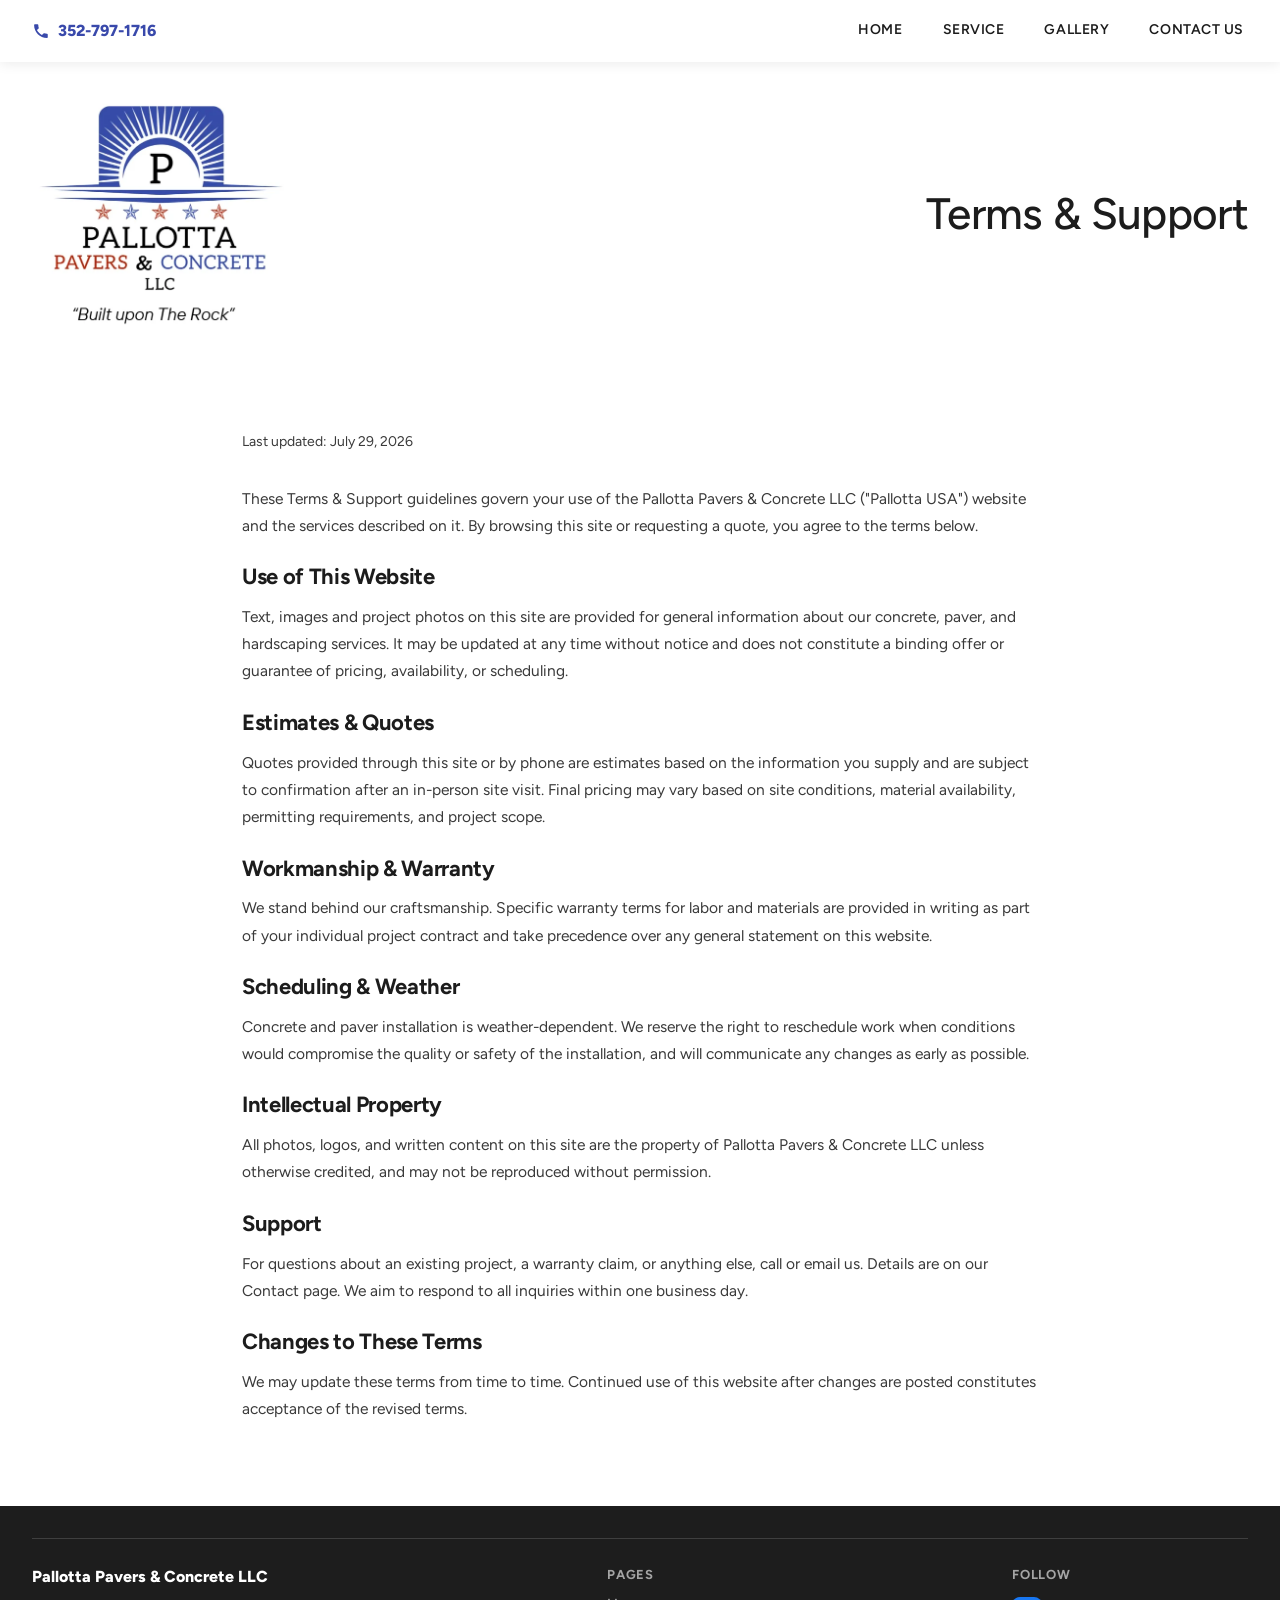
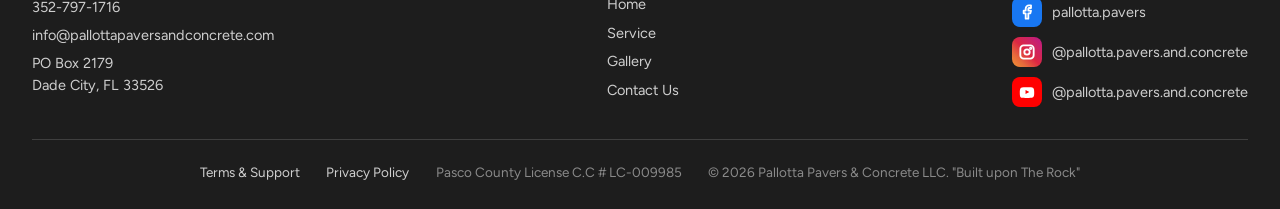
<file: terms.html>
<!DOCTYPE html>
<html lang="en">
<head>
<meta charset="utf-8">
<meta name="viewport" content="width=device-width, initial-scale=1">
<title>Terms &amp; Support | Pallotta Pavers &amp; Concrete LLC</title>
<meta name="description" content="Terms of use, estimate and warranty guidelines for Pallotta Pavers &amp; Concrete LLC, a licensed paver and concrete contractor serving Dade City, Zephyrhills and San Antonio / St. Leo, Florida.">
<meta name="robots" content="index, follow">
<link rel="canonical" href="https://www.pallottapaversandconcrete.com/terms.html">
<link rel="icon" type="image/png" sizes="32x32" href="assets/images/favicon-32.png">
<link rel="apple-touch-icon" sizes="180x180" href="assets/images/apple-touch-icon.png">
<link rel="icon" type="image/png" sizes="192x192" href="assets/images/icon-192.png">
<link rel="icon" type="image/png" sizes="512x512" href="assets/images/icon-512.png">
<link rel="stylesheet" href="assets/css/styles.css">
<link rel="stylesheet" href="assets/css/site.css">
<!-- Google tag (gtag.js) -->
<script async src="https://www.googletagmanager.com/gtag/js?id=G-MV4ERYLWXQ"></script>
<script>
  window.dataLayer = window.dataLayer || [];
  function gtag(){dataLayer.push(arguments);}
  gtag('js', new Date());

  gtag('config', 'G-MV4ERYLWXQ');
</script>
</head>
<body>

<div class="page-wrap">

  <header class="site-header hdr">
    <a href="tel:3527971716" class="hdr-phone"><svg width="18" height="18" viewBox="0 0 24 24" fill="var(--blue)" stroke="none"><path d="M6.6 10.8c1.4 2.8 3.8 5.2 6.6 6.6l2.2-2.2c.3-.3.7-.4 1-.2 1.1.4 2.3.6 3.6.6.6 0 1 .4 1 1v3.6c0 .6-.4 1-1 1C10.5 21.2 2.8 13.5 2.8 3.9c0-.6.4-1 1-1H7.4c.6 0 1 .4 1 1 0 1.3.2 2.5.6 3.6.1.4 0 .8-.2 1.1L6.6 10.8z"/></svg><span class="hdr-phone-num">352-797-1716</span></a>
    <nav class="site-nav nav-row">
      <a class="nav-link" href="index.html">Home</a>
      <a class="nav-link" href="services.html">Service</a>
      <a class="nav-link" href="gallery.html">Gallery</a>
      <a class="nav-link" href="contact.html">Contact Us</a>
    </nav>
    <button class="nav-toggle" id="navToggle" aria-label="Open menu">
      <svg width="24" height="24" viewBox="0 0 24 24" fill="none" stroke="var(--ink)" stroke-width="2.5" stroke-linecap="round"><line x1="3" y1="6" x2="21" y2="6"/><line x1="3" y1="12" x2="21" y2="12"/><line x1="3" y1="18" x2="21" y2="18"/></svg>
    </button>
  </header>
  <nav class="mobile-nav" id="mobileNav">
    <a class="mobile-nav-link" href="index.html">Home</a>
    <a class="mobile-nav-link" href="services.html">Service</a>
    <a class="mobile-nav-link" href="gallery.html">Gallery</a>
    <a class="mobile-nav-link" href="contact.html">Contact Us</a>
  </nav>

  <div class="band">
    <div class="band-row">
      <div class="band-logo">
        <a href="index.html" aria-label="Pallotta Pavers and Concrete LLC home page"><img src="assets/images/logo.webp" alt="Pallotta Pavers &amp; Concrete LLC, Built upon The Rock" class="band-logo-img"></a>
      </div>
      <div class="band-head">
        <h1 class="page-h1">Terms &amp; Support</h1>
      </div>
    </div>
  </div>

  <section style="background: var(--page);">
    <div style="max-width: 860px; margin: 0 auto; padding: var(--space-9) var(--space-7);">
      <p style="font-size: 14px; color: var(--body-alt); margin: 0 0 var(--space-7) 0;">Last updated: July 29, 2026</p>
      
<p class="legal-p">These Terms &amp; Support guidelines govern your use of the Pallotta Pavers &amp; Concrete LLC ("Pallotta USA") website and the services described on it. By browsing this site or requesting a quote, you agree to the terms below.</p>
<h2 class="legal-h2">Use of This Website</h2>
<p class="legal-p">Text, images and project photos on this site are provided for general information about our concrete, paver, and hardscaping services. It may be updated at any time without notice and does not constitute a binding offer or guarantee of pricing, availability, or scheduling.</p>
<h2 class="legal-h2">Estimates &amp; Quotes</h2>
<p class="legal-p">Quotes provided through this site or by phone are estimates based on the information you supply and are subject to confirmation after an in-person site visit. Final pricing may vary based on site conditions, material availability, permitting requirements, and project scope.</p>
<h2 class="legal-h2">Workmanship &amp; Warranty</h2>
<p class="legal-p">We stand behind our craftsmanship. Specific warranty terms for labor and materials are provided in writing as part of your individual project contract and take precedence over any general statement on this website.</p>
<h2 class="legal-h2">Scheduling &amp; Weather</h2>
<p class="legal-p">Concrete and paver installation is weather-dependent. We reserve the right to reschedule work when conditions would compromise the quality or safety of the installation, and will communicate any changes as early as possible.</p>
<h2 class="legal-h2">Intellectual Property</h2>
<p class="legal-p">All photos, logos, and written content on this site are the property of Pallotta Pavers &amp; Concrete LLC unless otherwise credited, and may not be reproduced without permission.</p>
<h2 class="legal-h2">Support</h2>
<p class="legal-p">For questions about an existing project, a warranty claim, or anything else, call or email us. Details are on our Contact page. We aim to respond to all inquiries within one business day.</p>
<h2 class="legal-h2">Changes to These Terms</h2>
<p class="legal-p">We may update these terms from time to time. Continued use of this website after changes are posted constitutes acceptance of the revised terms.</p>

    </div>
  </section>

  <footer class="sec-dark">
    <div class="foot-inner">
      <div class="foot-cols foot-top">
        <div class="stack-6">
          <div class="foot-name">Pallotta Pavers &amp; Concrete LLC</div>
          <a href="tel:3527971716" class="foot-link">352-797-1716</a>
          <a class="eml foot-link" data-u="info" data-d="pallottapaversandconcrete.com" href="#">info<span style="display:none">-nospam-</span>&#64;pallottapaversandconcrete&#46;com</a>
          <address class="foot-addr">PO Box 2179<br>Dade City, FL 33526</address>
        </div>
        <div class="stack-6">
          <div class="foot-head">Pages</div>
          <a href="index.html" class="foot-link">Home</a>
          <a href="services.html" class="foot-link">Service</a>
          <a href="gallery.html" class="foot-link">Gallery</a>
          <a href="contact.html" class="foot-link">Contact Us</a>
        </div>
        <div class="stack-10">
          <div class="foot-head">Follow</div>
          <a href="https://www.facebook.com/pallotta.pavers" target="_blank" rel="noopener" class="foot-social">
            <span style="width: 30px; height: 30px; border-radius: 8px; background: #1877f2; display: flex; align-items: center; justify-content: center; flex: none;"><svg width="16" height="16" viewBox="0 0 24 24" fill="none" stroke="#ffffff" stroke-width="2.75" stroke-linecap="round" stroke-linejoin="round"><path d="M18 2h-3a5 5 0 0 0-5 5v3H7v4h3v8h4v-8h3l1-4h-4V7a1 1 0 0 1 1-1h3z"/></svg></span>
            <span>pallotta.pavers</span>
          </a>
          <a href="https://www.instagram.com/pallotta.pavers.and.concrete" target="_blank" rel="noopener" class="foot-social">
            <span style="width: 30px; height: 30px; border-radius: 8px; background: linear-gradient(45deg, #f09433, #e6683c, #dc2743, #cc2366, #bc1888); display: flex; align-items: center; justify-content: center; flex: none;"><svg width="16" height="16" viewBox="0 0 24 24" fill="none" stroke="#ffffff" stroke-width="2.75" stroke-linecap="round" stroke-linejoin="round"><rect x="2" y="2" width="20" height="20" rx="5"/><circle cx="12" cy="12" r="4"/><circle cx="17.5" cy="6.5" r="1"/></svg></span>
            <span>@pallotta.pavers.and.concrete</span>
          </a>
          <a href="https://www.youtube.com/@pallotta.pavers.and.concrete" target="_blank" rel="noopener" class="foot-social">
            <span style="width: 30px; height: 30px; border-radius: 8px; background: #ff0000; display: flex; align-items: center; justify-content: center; flex: none;"><svg width="16" height="16" viewBox="0 0 24 24" fill="#ffffff" stroke="none"><path d="M12 5s-4.6 0-7.5.3c-.5.1-1.4.1-2.1 1-.6.7-.9 2.2-.9 2.2S1.2 10.3 1.2 12v1.9c0 1.8.3 3.6.3 3.6s.2 1.5.9 2.2c.7.9 1.7.8 2.2.9 1.6.2 7.4.3 7.4.3s4.6 0 7.5-.3c.5-.1 1.4-.1 2.1-1 .6-.7.9-2.2.9-2.2s.3-1.8.3-3.6V12c0-1.8-.3-3.6-.3-3.6s-.2-1.5-.9-2.2c-.7-.9-1.6-.9-2.1-1C17 5 12 5 12 5zm-2.2 4.1l5.7 3-5.7 3v-6z"/></svg></span>
            <span>@pallotta.pavers.and.concrete</span>
          </a>
        </div>
      </div>
      <div class="foot-legal">
        <a href="terms.html" class="legal-link">Terms &amp; Support</a>
        <a href="privacy.html" class="legal-link">Privacy Policy</a>
        <span class="legal-note">Pasco County License C.C # LC-009985</span>
        <span class="legal-note">&copy; 2026 Pallotta Pavers &amp; Concrete LLC. "Built upon The Rock"</span>
      </div>
    </div>
  </footer>

</div>

<script src="assets/js/main.js"></script>
</body>
</html>
</file>
<file: assets/css/styles.css>
/* Organic — design-system tokens and component classes. This file is the source of truth for the system's look; retune it here and see readme.md. */
@import url('https://fonts.googleapis.com/css2?family=Caprasimo:wght@400&family=Figtree:wght@400;600;700&display=swap');

:root {
  --color-bg: #f5ead8;
  --color-surface: #ebddc5;
  --color-text: #201e1d;
  --color-accent: #c67139;
  --color-accent-2: #7a8a5e;
  --color-divider: color-mix(in srgb, #201e1d 16%, transparent);

  /* Tonal ramps — generated in OKLCH on one shared lightness scale, so the
     same step of any role matches the others in visual value. */
  --color-neutral-100: #f9f4ed;
  --color-neutral-200: #eee7db;
  --color-neutral-300: #dcd3c4;
  --color-neutral-400: #c0b6a5;
  --color-neutral-500: #a19786;
  --color-neutral-600: #82796a;
  --color-neutral-700: #645c50;
  --color-neutral-800: #474238;
  --color-neutral-900: #2e2b25;

  --color-accent-100: #fff2eb;
  --color-accent-200: #ffe1d0;
  --color-accent-300: #ffc6a5;
  --color-accent-400: #f6a06b;
  --color-accent-500: #d67f48;
  --color-accent-600: #b2622d;
  --color-accent-700: #8c491a;
  --color-accent-800: #643312;
  --color-accent-900: #402310;

  --color-accent-2-100: #f0fae1;
  --color-accent-2-200: #e1eecc;
  --color-accent-2-300: #ccdbb2;
  --color-accent-2-400: #aebf92;
  --color-accent-2-500: #8fa073;
  --color-accent-2-600: #728157;
  --color-accent-2-700: #56633f;
  --color-accent-2-800: #3d472b;
  --color-accent-2-900: #272e1b;

  --font-heading: "Caprasimo", system-ui, sans-serif;
  --font-heading-weight: 400;
  --font-body: "Figtree", system-ui, sans-serif;

  --space-1: 4.4px;
  --space-2: 8.8px;
  --space-3: 13.2px;
  --space-4: 17.6px;
  --space-6: 26.4px;
  --space-8: 35.2px;

  --radius-sm: 8px;
  --radius-md: 16px;
  --radius-lg: 28px;

  /* Elevation — derived from the ground: soft ink-tinted shadows on a
     light theme, a hairline edge + ambient darkness on a dark one. */
  --shadow-sm: 0 1px 2px color-mix(in srgb, #2e2b25 14%, transparent);
  --shadow-md: 0 3px 10px color-mix(in srgb, #2e2b25 16%, transparent);
  --shadow-lg: 0 12px 32px color-mix(in srgb, #2e2b25 22%, transparent);
}

body {
  background: var(--color-bg);
  color: var(--color-text);
  font-family: var(--font-body);
}
h1, h2, h3, h4 { font-family: var(--font-heading); font-weight: var(--font-heading-weight); }

.washed{filter:saturate(0.6) contrast(0.85) brightness(1.1) opacity(0.94)}

/* ══════════════════════════════════════════════════════════════════════════
   Components — built with the tokens above. Plain CSS
   on plain HTML: no JavaScript, no build step. Each class is documented in
   readme.md and demonstrated in foundations/ and components/.
   ══════════════════════════════════════════════════════════════════════ */

*, *::before, *::after { box-sizing: border-box; }
body { margin: 0; font-size: 15px; line-height: 1.55; font-weight: 400; }
h1, h2, h3, h4, h5, h6 {
  font-family: var(--font-heading); font-weight: var(--font-heading-weight);
  line-height: 1.12; letter-spacing: -0.015em; margin: 0 0 var(--space-2);
}
h1 { font-size: 42px; }
h2 { font-size: 32px; }
h3 { font-size: 25px; }
h4 { font-size: 20px; }
h5 { font-size: 16px; }
h6 { font-size: 13px; }
h6 { letter-spacing: 0.08em; text-transform: uppercase; }
p { margin: 0 0 var(--space-3); }
a { color: var(--color-accent); text-underline-offset: 3px; }
img { display: block; max-width: 100%; }
figure { margin: 0; }
figcaption {
  font-size: 11px; margin-top: var(--space-1);
  color: color-mix(in srgb, var(--color-text) 55%, transparent);
}
.text-muted { color: color-mix(in srgb, var(--color-text) 55%, transparent); }
:focus { outline: none; }
:focus-visible { outline: 2px solid var(--color-accent); outline-offset: 2px; }
::selection { background: color-mix(in srgb, var(--color-accent) 30%, transparent); }

/* — rules — */
.hr {
  height: 1px; border: 0; margin: var(--space-4) 0;
  background: var(--color-divider);
}

/* — buttons — */
.btn {
  display: inline-flex; align-items: center; justify-content: center; gap: 6px;
  cursor: pointer; text-decoration: none;
  font-family: var(--font-heading); font-weight: var(--font-heading-weight);
  font-size: 14px; line-height: 1.2; color: var(--color-text); /* matches the .input's 14px —
     the pair sits side by side in sign-up rows */
  background: transparent; border: 1px solid transparent;
  padding: var(--space-2) calc(var(--space-3) * 1.2);
  border-radius: var(--radius-md);
}
.btn svg { display: block; }
.btn:disabled { opacity: 0.45; cursor: not-allowed; }
.btn-primary { background: var(--color-accent); color: var(--color-bg); }
.btn-primary:hover { background: var(--color-accent-600); }
.btn-primary:active { background: var(--color-accent-700); }
.btn-secondary { border-color: var(--color-divider); }
.btn-secondary:hover { background: color-mix(in srgb, var(--color-text) 7%, transparent); }
.btn-secondary:active { background: color-mix(in srgb, var(--color-text) 14%, transparent); }
.btn-ghost { color: var(--color-accent); padding-inline: var(--space-1); }
.btn-ghost:hover { background: color-mix(in srgb, var(--color-accent) 10%, transparent); }
.btn-ghost:active { background: color-mix(in srgb, var(--color-accent) 18%, transparent); }
.btn-icon { width: 36px; height: 36px; padding: 0; }
.btn-block { width: 100%; margin-top: var(--space-2); }

/* — forms — */
.field > label {
  display: block; font-size: 12px; margin-bottom: 5px;
  color: color-mix(in srgb, var(--color-text) 70%, transparent);
}
.input {
  width: 100%; min-height: 36px; padding: 6px 10px; font: inherit;
  font-size: 14px; color: var(--color-text); caret-color: var(--color-accent);
  background: var(--color-surface);
  border: 1px solid var(--color-divider); border-radius: var(--radius-md);
}
.input:hover { border-color: color-mix(in srgb, var(--color-text) 45%, transparent); }
.input:focus-visible { border-color: var(--color-accent); outline-offset: 0; }
textarea.input { min-height: 90px; resize: vertical; }
.radio { display: inline-flex; align-items: center; gap: 8px; cursor: pointer; font-size: 14px; }
.radio input, .seg-opt input {
  position: absolute; opacity: 0; width: 0; height: 0; pointer-events: none;
}
.radio .dot {
  width: 16px; height: 16px; flex: none; border-radius: 50%;
  border: 1.5px solid var(--color-divider);
}
.radio:hover .dot { border-color: var(--color-accent); }
.radio input:checked + .dot {
  border-color: var(--color-accent); background: var(--color-accent);
  box-shadow: inset 0 0 0 4px var(--color-bg);
}
.radio input:focus-visible + .dot { outline: 2px solid var(--color-accent); outline-offset: 2px; }
.seg {
  display: inline-flex; overflow: hidden;
  border: 1px solid var(--color-divider); border-radius: var(--radius-md);
}
.seg-opt {
  display: inline-flex; align-items: center; gap: 6px;
  padding: 7px 12px; font-size: 13px; cursor: pointer;
}
.seg-opt + .seg-opt { border-left: 1px solid var(--color-divider); }
.seg-opt:has(input:checked) { background: var(--color-accent); color: var(--color-bg); }
.seg-opt:not(:has(input:checked)):hover { background: color-mix(in srgb, var(--color-text) 7%, transparent); }
.seg-opt:has(input:focus-visible) { outline: 2px solid var(--color-accent); outline-offset: -2px; }

/* — cards — */
.card {
  display: flex; flex-direction: column; gap: var(--space-2);
  padding: var(--space-3); border-radius: var(--radius-md); background: var(--color-surface);
}
.card-kicker { font-size: 10px; letter-spacing: 0.1em; text-transform: uppercase; color: var(--color-accent); }
.card-title {
  font-family: var(--font-heading); font-weight: var(--font-heading-weight);
  font-size: 17px; line-height: 1.2;
}
.card-body { margin: 0; font-size: 13px; opacity: 0.8; flex: 1; }
.card-meta {
  display: flex; align-items: center; gap: 6px; font-size: 11px;
  color: color-mix(in srgb, var(--color-text) 50%, transparent);
}
.elev-sm { box-shadow: var(--shadow-sm); }
.elev-md { box-shadow: var(--shadow-md); }
.elev-lg { box-shadow: var(--shadow-lg); }

/* — tags — */
.tag {
  display: inline-flex; align-items: center; font-size: 11px;
  letter-spacing: 0.02em; padding: 3px 10px;
  border-radius: calc(var(--radius-md) * 0.75);
}
.tag-accent { background: var(--color-accent-100); color: var(--color-accent-800); }
.tag-accent-2 { background: var(--color-accent-2-100); color: var(--color-accent-2-800); }
.tag-neutral { background: var(--color-neutral-100); color: var(--color-neutral-800); }
.tag-outline { border: 1px solid var(--color-accent); color: var(--color-accent); }

/* — navigation — */
.nav {
  display: flex; align-items: center; gap: var(--space-4);
  padding: var(--space-3) var(--space-4);
  border-bottom: none;
}
.nav-brand {
  font-family: var(--font-heading); font-weight: var(--font-heading-weight);
  font-size: 18px; margin-right: auto;
}
.nav a { color: inherit; text-decoration: none; font-size: 14px; }
.nav a:hover, .nav a[aria-current='page'] { color: var(--color-accent); }

/* — tables — */
.table { width: 100%; border-collapse: collapse; font-size: 14px; }
.table th {
  text-align: left; font-size: 11px; letter-spacing: 0.08em; text-transform: uppercase;
  color: color-mix(in srgb, var(--color-text) 60%, transparent);
  padding: var(--space-2); border-bottom: 1px solid var(--color-divider);
}
.table td {
  padding: var(--space-2);
  border-bottom: 1px solid color-mix(in srgb, var(--color-text) 8%, transparent);
}
.table tbody tr:hover { background: color-mix(in srgb, var(--color-text) 4%, transparent); }

/* — dialog — */
.dialog-backdrop {
  position: fixed; inset: 0; display: grid; place-items: center;
  padding: var(--space-4);
  background: color-mix(in srgb, var(--color-neutral-900) 50%, transparent);
}
.dialog {
  width: min(440px, 100%); display: flex; flex-direction: column; gap: var(--space-3);
  padding: var(--space-4); border-radius: var(--radius-lg);
  background: var(--color-surface); box-shadow: var(--shadow-lg);
}
.dialog-title {
  font-family: var(--font-heading); font-weight: var(--font-heading-weight);
  font-size: 20px;
}
.dialog-body { font-size: 14px; opacity: 0.85; }
.dialog-actions { display: flex; justify-content: flex-end; gap: var(--space-2); margin-top: var(--space-2); }

/* — rounded frame: everything softens, small controls go pill — */
.card, .dialog { border-radius: calc(var(--radius-lg) * 1.15); }
.btn, .tag, .seg, .input { border-radius: 999px; }
.input { padding-inline: 14px; }
</file>
<file: assets/css/site.css>
:root {
  --space-5: 22px;
  --space-7: 32px;
  --space-9: 70px;
  --blue: #3949ab;
  --blue-dark: #2c3a8c;
  --dark: #1d1d1d;
  --page: #ffffff;
  --ink: #1c1c1c;
  --orange: #f7941d;
  --orange-dark: #e07f0a;
  --radius-card: 8px;
  --text-body: 15.5px;
  --white: #ffffff;
  --muted: #cfcfcf;
  --body-alt: #3a3a3a;
  --copyright: #8a8a8a;
}
html { scroll-behavior: smooth; }
body { margin: 0; background: var(--page); color: var(--ink); }
.site-header { position: fixed; top: 0; left: 0; right: 0; z-index: 100; background: rgba(255,255,255,0.92); backdrop-filter: blur(8px); box-shadow: 0 2px 12px rgba(0,0,0,0.08); transition: background 0.3s ease, box-shadow 0.3s ease; }
section[id] { scroll-margin-top: 76px; }
a { color: var(--blue); text-decoration: none; }
a:hover { color: var(--blue-dark); }
.nav-link { font-family: var(--font-body); font-weight: 600; font-size: 14px; letter-spacing: 0.04em; color: var(--ink); padding: 10px 4px; border-bottom: 3px solid transparent; text-transform: uppercase; }
.nav-link:hover { color: var(--blue); border-bottom: 3px solid var(--blue); }
.nav-link-active { color: var(--blue); border-bottom: 3px solid var(--blue); }
.nav-item { position: relative; display: flex; align-items: center; }
.nav-parent { cursor: default; }
.nav-item:hover .nav-parent { color: var(--blue); border-bottom: 3px solid var(--blue); }
.nav-dropdown { display: none; position: absolute; top: 100%; left: 50%; transform: translateX(-50%); min-width: 260px; background: #ffffff; border-radius: var(--radius-card); box-shadow: 0 8px 24px rgba(0,0,0,0.16); padding: 8px 0; flex-direction: column; }
.nav-item:hover .nav-dropdown { display: flex; }
.nav-sublink { font-family: var(--font-body); font-weight: 600; font-size: 13.5px; color: var(--ink); padding: 10px 20px; white-space: nowrap; }
.nav-sublink:hover { background: var(--blue); color: #ffffff; }
.cta-btn { display: inline-flex; align-items: center; gap: 10px; background: linear-gradient(180deg, #fbb040, var(--orange)); color: var(--white); font-family: var(--font-body); font-weight: 800; font-size: 15px; letter-spacing: 0.06em; text-transform: uppercase; padding: 14px 32px; border-radius: 999px; box-shadow: 0 3px 10px rgba(0,0,0,0.25); }
.cta-btn:hover { background: linear-gradient(180deg, var(--orange), var(--orange-dark)); color: var(--white); }
.leaflet-tooltip.area-label { background: var(--blue); border: none; box-shadow: 0 1px 6px rgba(0,0,0,0.3); color: #ffffff; font-family: var(--font-body); font-size: 11.5px; font-weight: 700; padding: 3px 8px; border-radius: 4px; white-space: nowrap; }
.leaflet-tooltip.area-label::before { display: none; }
.quote-form { display: flex; flex-direction: column; gap: var(--space-4); }
.form-row { display: flex; flex-direction: column; gap: 6px; }
.form-label { font-size: 13px; color: var(--muted); letter-spacing: 0.02em; }
.form-input { font-family: var(--font-body); font-size: 15px; color: var(--white); background: rgba(255,255,255,0.08); border: 1px solid rgba(255,255,255,0.22); border-radius: var(--radius-card); padding: 11px 14px; width: 100%; box-sizing: border-box; }
.form-input:focus { outline: 2px solid var(--orange); outline-offset: 1px; border-color: transparent; }
.form-input option { color: var(--dark); }
.form-input optgroup { color: var(--dark); font-weight: 700; }
textarea.form-input { resize: vertical; }
.gallery-tile { border-radius: 0; overflow: hidden; height: 210px; padding: 0; border: none; background: none; cursor: pointer; display: block; position: relative; width: 100%; }
.gallery-tile img { width: 100%; height: 100%; object-fit: cover; display: block; transition: transform 0.35s ease; }
.gallery-tile:hover img { transform: scale(1.05); }
.gallery-tile:focus-visible { outline: 2px solid var(--orange); outline-offset: 2px; }
.lightbox { display: none; position: fixed; inset: 0; z-index: 200; background: rgba(15,15,15,0.94); align-items: center; justify-content: center; gap: var(--space-4); padding: var(--space-6); }
.lightbox.open { display: flex; }
.lb-figure { margin: 0; display: flex; flex-direction: column; align-items: center; gap: var(--space-4); max-width: min(1100px, 82vw); }
.lb-img { max-width: 100%; max-height: 76vh; border-radius: var(--radius-card); display: block; }
.lb-caption { display: flex; align-items: baseline; gap: var(--space-4); font-family: var(--font-body); font-size: 14px; color: #e4e4e4; text-align: center; }
.lb-count { color: #9a9a9a; font-size: 13px; }
.lb-nav, .lb-close { background: rgba(255,255,255,0.1); border: 1px solid rgba(255,255,255,0.25); color: #ffffff; border-radius: 999px; width: 48px; height: 48px; display: flex; align-items: center; justify-content: center; cursor: pointer; flex: none; }
.lb-nav:hover, .lb-close:hover { background: var(--orange); border-color: var(--orange); }
.lb-nav:focus-visible, .lb-close:focus-visible { outline: 2px solid var(--orange); outline-offset: 2px; }
.lb-close { position: absolute; top: var(--space-6); right: var(--space-6); }
.hero-carousel { position: relative; overflow: hidden; height: 440px; }
.hero-carousel-item { position: absolute; width: 100%; height: 100%; opacity: 0; transition: opacity 1.2s ease-in-out; }
.hero-carousel-item.active { opacity: 1; z-index: 10; }
.hero-carousel-item > * { width: 100%; height: 100%; display: block; }
.img-placeholder { display: flex; align-items: center; justify-content: center; text-align: center; padding: var(--space-5); background: rgba(255,255,255,0.08); border: 1px dashed rgba(255,255,255,0.3); color: var(--muted); font-family: var(--font-body); font-size: 14px; }
.nav-toggle { display: none; background: none; border: none; padding: 8px; cursor: pointer; }
.mobile-nav { display: none; flex-direction: column; position: fixed; top: 60px; left: 0; right: 0; z-index: 99; background: #ffffff; box-shadow: 0 8px 24px rgba(0,0,0,0.16); padding: var(--space-3) 0; max-height: calc(100vh - 60px); overflow-y: auto; }
.mobile-nav.open { display: flex; }
.mobile-nav-link, .mobile-nav-sublink { font-family: var(--font-body); font-weight: 600; font-size: 15px; color: var(--ink); padding: 12px var(--space-7); text-transform: uppercase; letter-spacing: 0.04em; }
.mobile-nav-link:hover, .mobile-nav-sublink:hover { background: var(--blue); color: #ffffff; }
.mobile-nav-label { font-family: var(--font-body); font-weight: 700; font-size: 13px; color: var(--blue); padding: 12px var(--space-7) 4px; text-transform: uppercase; letter-spacing: 0.04em; }
.mobile-nav-sublink { padding-left: calc(var(--space-7) + 14px); font-size: 14px; text-transform: none; }
/* ---- extracted from inline styles ---- */
.page-wrap { overflow-x: hidden; }
.hdr { display: flex; align-items: center; justify-content: space-between; padding: var(--space-2) var(--space-7); }
.hdr-phone { display: flex; align-items: center; gap: 8px; }
.hdr-phone-num { font-family: var(--font-body); font-weight: 800; font-size: 16px; color: var(--blue); }
.nav-row { display: flex; gap: var(--space-7); align-items: stretch; }

.band { background: var(--page); padding-top: 68px; }
.band-row { display: flex; align-items: center; gap: var(--space-8); flex-wrap: wrap; padding: var(--space-7); width: 100%; box-sizing: border-box; }
.band-logo { flex: 0 1 260px; min-width: 200px; }
.band-logo-img { width: 100%; max-width: 260px; height: auto; display: block; }
.band-head { flex: 1 1 420px; min-width: 300px; }
.page-h1 { font-family: var(--font-body); font-weight: 500; font-size: clamp(30px, 3.6vw, 44px); line-height: 1.14; margin: 0; color: var(--ink); text-wrap: pretty; text-align: right; }

.sec-dark { background: var(--dark); color: var(--white); }
.foot-inner { padding: var(--space-7) var(--space-7) var(--space-6) var(--space-7); max-width: 1280px; margin: 0 auto; }
.foot-cols { display: flex; gap: var(--space-8); flex-wrap: wrap; justify-content: space-between; align-items: flex-start; }
.foot-top { padding-top: var(--space-6); border-top: 1px solid rgba(255,255,255,0.15); }
.stack-6 { display: flex; flex-direction: column; gap: 6px; }
.stack-10 { display: flex; flex-direction: column; gap: 10px; }
.foot-name { font-family: var(--font-body); font-weight: 800; font-size: 16px; color: var(--white); }
.foot-link { color: var(--muted); font-size: 14.5px; }
.foot-addr { color: var(--muted); font-size: 14.5px; font-style: normal; line-height: 1.5; }
.foot-head { font-family: var(--font-body); font-weight: 700; font-size: 13px; letter-spacing: 0.06em; text-transform: uppercase; color: rgba(255,255,255,0.6); margin-bottom: 2px; }
.foot-social { display: flex; align-items: center; gap: 10px; color: var(--muted); font-size: 14.5px; }
.foot-legal { display: flex; gap: var(--space-6); justify-content: center; margin-top: var(--space-7); padding-top: var(--space-5); border-top: 1px solid rgba(255,255,255,0.15); flex-wrap: wrap; }
.legal-link { color: var(--muted); font-size: 13.5px; }
.legal-note { color: var(--copyright); font-size: 13.5px; }

.g-card { margin: 0; display: flex; flex-direction: column; background: #ffffff; border-radius: var(--radius-card); overflow: hidden; box-shadow: 0 2px 10px rgba(0,0,0,0.07); }
.g-cap { padding: var(--space-4) var(--space-5) var(--space-5) var(--space-5); display: flex; flex-direction: column; gap: 6px; }
.g-title { font-family: var(--font-body); font-weight: 700; font-size: 16px; margin: 0; color: var(--ink); }
.g-desc { font-size: 14px; line-height: 1.55; color: var(--body-alt); margin: 0; }

.sc-card-dark { display: flex; flex-direction: column; background: rgba(255,255,255,0.04); border-radius: var(--radius-card); overflow: hidden; }
.sc-card-light { display: flex; flex-direction: column; background: #ffffff; border-radius: var(--radius-card); overflow: hidden; box-shadow: 0 2px 10px rgba(0,0,0,0.07); }
.sc-img { width: 100%; height: 200px; object-fit: cover; display: block; }
.sc-body { padding: var(--space-5); display: flex; flex-direction: column; gap: 10px; }
.sc-h3-light { font-family: var(--font-body); font-weight: 700; font-size: 19px; margin: 0; color: var(--white); }
.sc-h3-dark { font-family: var(--font-body); font-weight: 700; font-size: 19px; margin: 0; color: var(--ink); }
.sc-p-light { font-size: 15px; line-height: 1.65; color: var(--muted); margin: 0; }
.sc-p-dark { font-size: 15px; line-height: 1.65; color: var(--body-alt); margin: 0; }
.also-h3-light { font-family: var(--font-body); font-weight: 700; font-size: 17px; margin: 0; color: var(--white); }
.also-h3-dark { font-family: var(--font-body); font-weight: 700; font-size: 17px; margin: 0; color: var(--ink); }
.also-p-light { font-size: 14.5px; line-height: 1.6; color: var(--muted); margin: 0; }
.also-p-dark { font-size: 14.5px; line-height: 1.6; color: var(--body-alt); margin: 0; }

.legal-p { font-size: var(--text-body); line-height: 1.75; color: var(--body-alt); margin: 0 0 var(--space-3) 0; }
.legal-h2 { font-family: var(--font-body); font-weight: 700; font-size: 22px; color: var(--ink); margin: var(--space-6) 0 var(--space-3) 0; }

.area-pill { border: 1px solid rgba(255,255,255,0.3); border-radius: 999px; padding: 6px 16px; font-size: 14px; color: var(--white); }

@media (max-width: 900px) {
  .cols { flex-direction: column !important; }
  .site-nav { display: none !important; }
  .nav-toggle { display: flex; align-items: center; }
  .hero-social { flex-direction: row !important; }
  #home > div:first-child { justify-content: center !important; text-align: center !important; }
  .hero-text-social { justify-content: center !important; }
  .hero-text-social h1, .hero-text-social p { text-align: center !important; }
  .hero-text-social > div:first-child { text-align: center !important; }
  .band-row { justify-content: center !important; }
  .page-h1 { text-align: center !important; }
  .foot-cols { gap: var(--space-6); }
}
@media (max-width: 560px) {
  .hero-text-social, .band-head { min-width: 0 !important; }
  .cols > * { min-width: 0 !important; }
  .cols { padding-left: var(--space-5) !important; padding-right: var(--space-5) !important; }
  .band-row, #home > div:first-child { padding-left: var(--space-5) !important; padding-right: var(--space-5) !important; }
  .band-logo, #home > div:first-child > div:first-child { flex: 0 1 200px; }
  .hero-carousel { height: 260px; }
  .foot-legal { gap: var(--space-4); }
}
</file>
